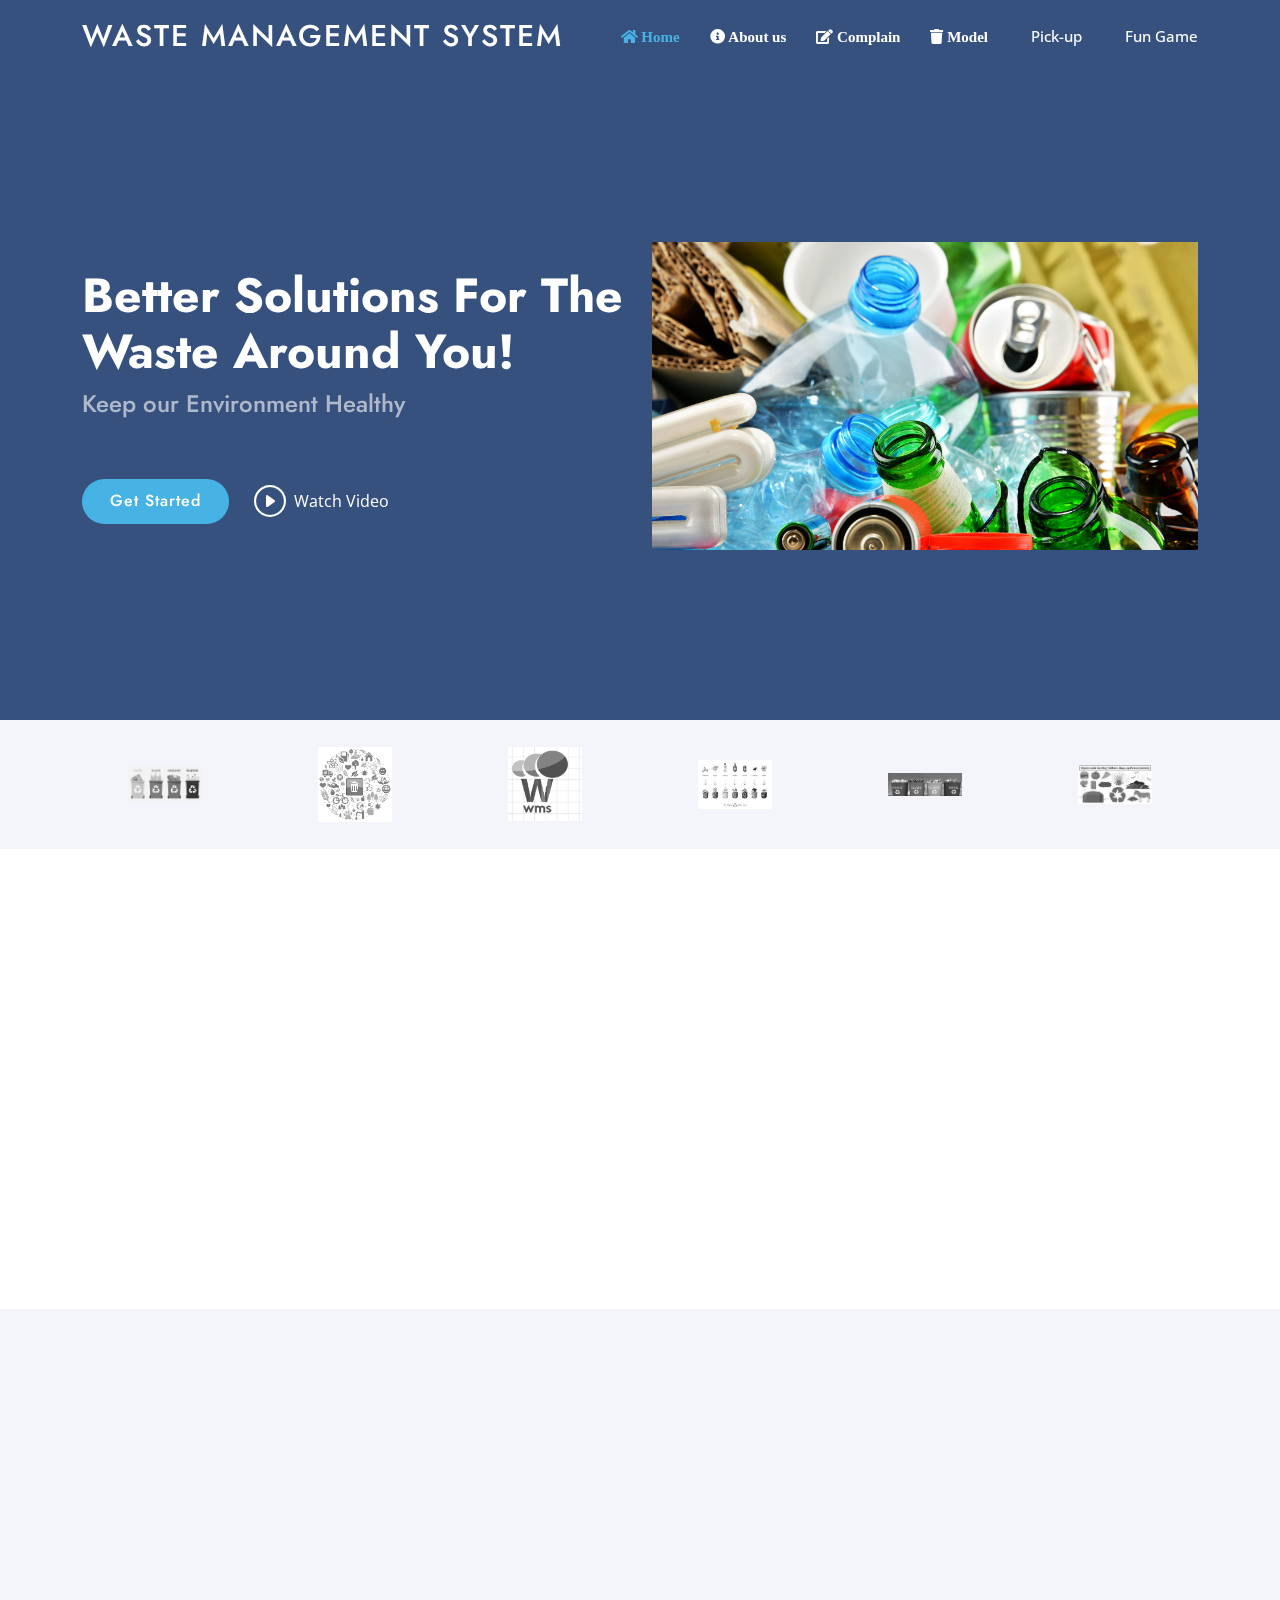
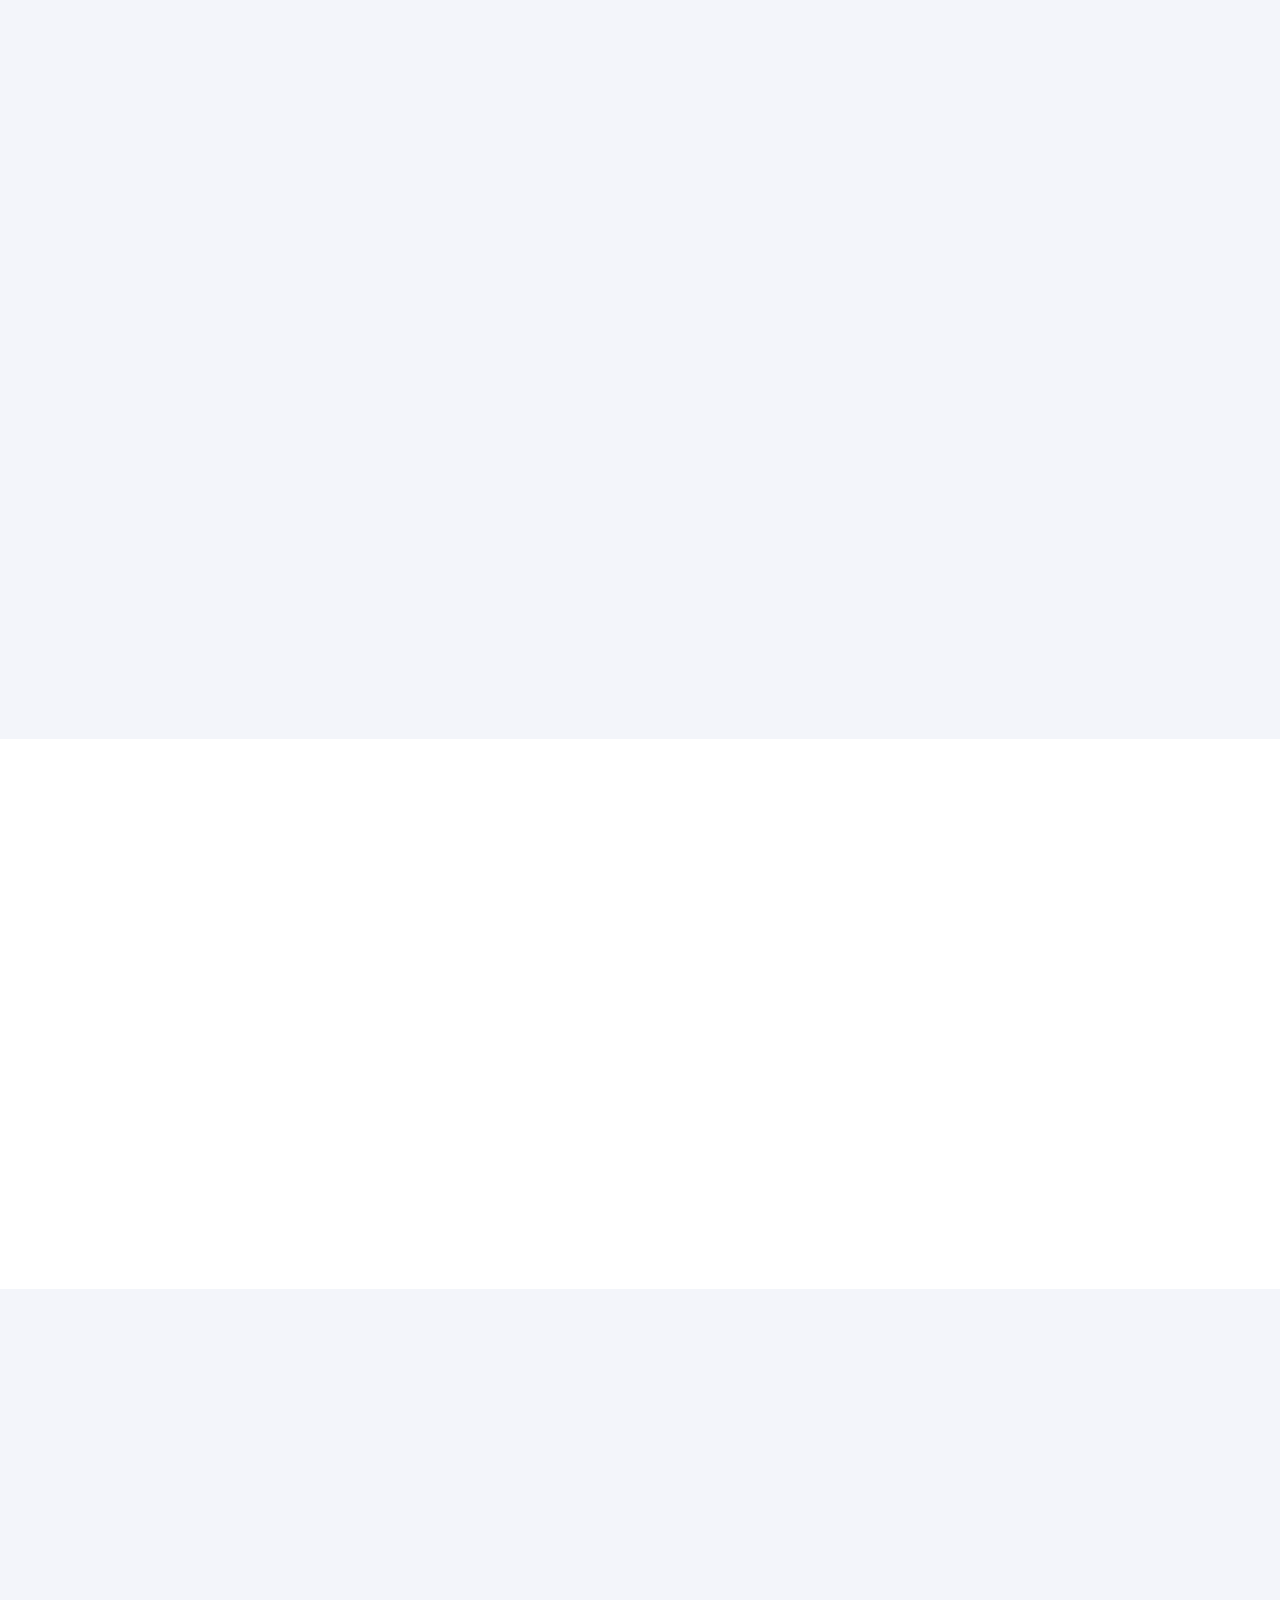
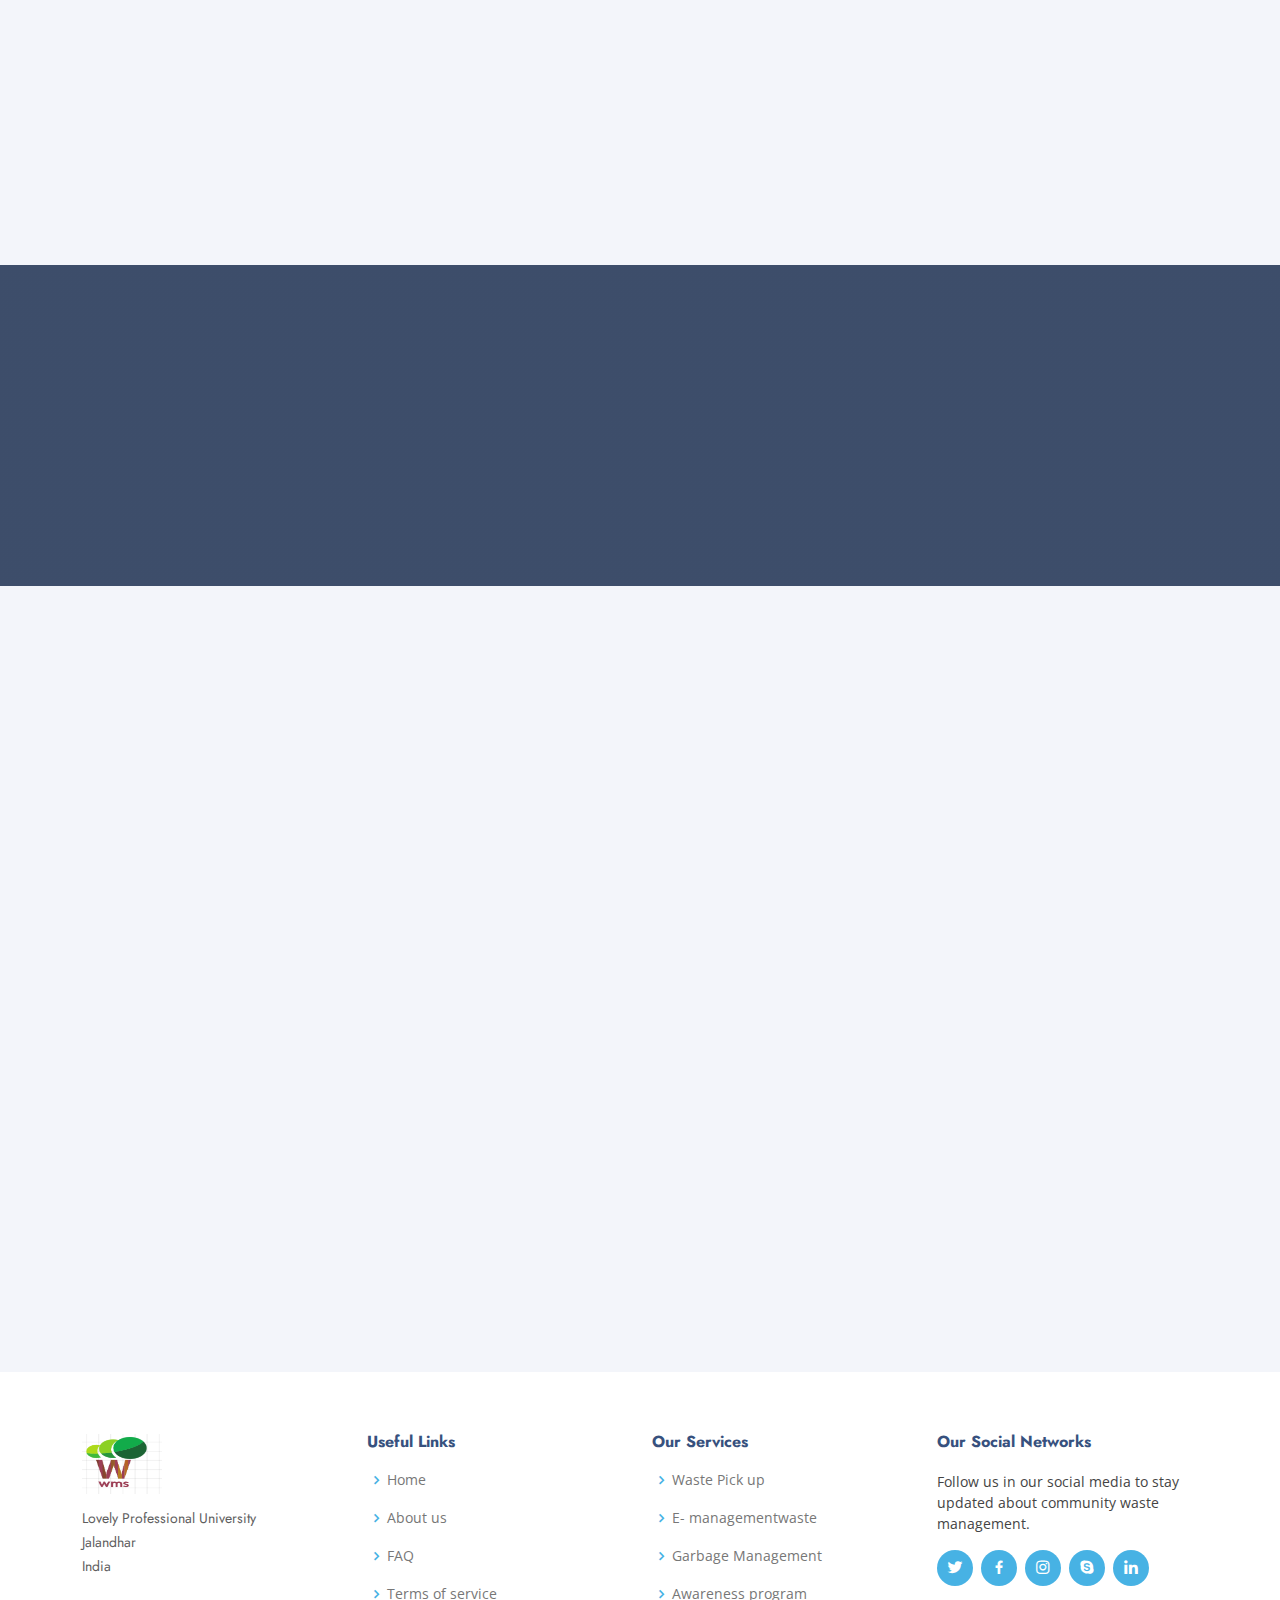
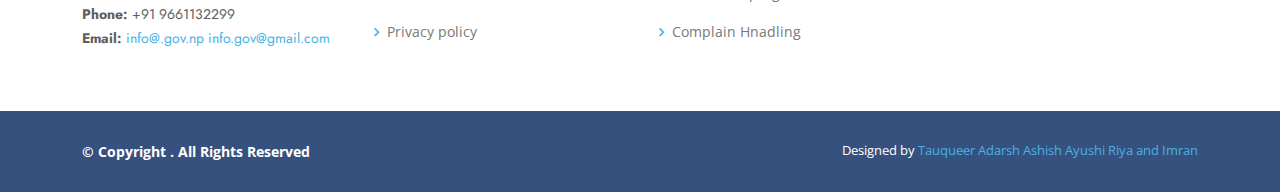
<file: index.html>
<!DOCTYPE html>
<html lang="en">

<head>
  <meta charset="utf-8">
  <meta content="width=device-width, initial-scale=1.0" name="viewport">

  <title>Wms - Home</title>
  <meta content="" name="description">
  <meta content="" name="keywords">

  <!-- Favicons -->
  <link href="assets/img/clients/Capture.PNG" rel="icon">
  <link href="assets/img/clients/Capture.PNG" rel="apple-touch-icon">

  <!-- Google Fonts -->
  <link href="https://fonts.googleapis.com/css?family=Open+Sans:300,300i,400,400i,600,600i,700,700i|Jost:300,300i,400,400i,500,500i,600,600i,700,700i|Poppins:300,300i,400,400i,500,500i,600,600i,700,700i" rel="stylesheet">

  <!-- Vendor CSS Files -->
  <link href="assets/vendor/aos/aos.css" rel="stylesheet">
  <link href="assets/vendor/bootstrap/css/bootstrap.min.css" rel="stylesheet">
  <link href="assets/vendor/bootstrap-icons/bootstrap-icons.css" rel="stylesheet">
  <link href="assets/vendor/boxicons/css/boxicons.min.css" rel="stylesheet">
  <link href="assets/vendor/glightbox/css/glightbox.min.css" rel="stylesheet">
  <link href="assets/vendor/remixicon/remixicon.css" rel="stylesheet">
  <link href="assets/vendor/swiper/swiper-bundle.min.css" rel="stylesheet">

  <!-- Template Main CSS File -->
  <link href="assets/css/style.css" rel="stylesheet">

    <!-- cdn for awesome fonts icons -->
    <link rel="stylesheet" href="https://cdnjs.cloudflare.com/ajax/libs/font-awesome/4.7.0/css/font-awesome.min.css">
    <link rel="stylesheet" href="https://cdnjs.cloudflare.com/ajax/libs/font-awesome/6.4.2/css/all.min.css" integrity="sha512-z3gLpd7yknf1YoNbCzqRKc4qyor8gaKU1qmn+CShxbuBusANI9QpRohGBreCFkKxLhei6S9CQXFEbbKuqLg0DA==" crossorigin="anonymous" referrerpolicy="no-referrer" />

     <!-- Google Fonts -->
  <link rel="stylesheet" href="https://cdnjs.cloudflare.com/ajax/libs/font-awesome/5.8.2/css/all.min.css" crossorigin="anonymous" />
    <style>
    /* CSS styles for Waste Warriors badges */
    .badge {
      display: inline-block;
      padding: 5px 10px;
      background-color: #37517e;
      color: white;
      font-weight: bold;
      border-radius: 5px;
      cursor: pointer;
      
    }
    
    /* CSS styles for certificates */
    .certificate {
      border: 2px solid #37517e;
      padding: 20px;
      text-align: center;
      font-weight: bold;
      font-size: 18px;
      width: 20%;
      margin: auto;
      cursor: pointer;
      background-color: #37517ec4;
      
      

    }
    .certificate:hover{
      background-color: #37517e;
      color: #ffffff;
    }


    
    .alg{
      display: flex;
      justify-content: space-around;
    }
    .head{
      text-align: center;
      /* background-color: #15d21b; */
    }
    .badges_head{
      text-align: center;
    }
    .certificate1{
      text-align: center;
    }
  </style>

</head>

<body>

  <!-- ======= Header ======= -->
  <header id="header" class="fixed-top ">
    <div class="container d-flex align-items-center">

      <h1 class="logo me-auto"><a href="index.html">Waste Management System</a></h1>
      <!-- Uncomment below if you prefer to use an image logo -->
      <!-- <a href="index.html" class="logo me-auto"><img src="assets/img/logo.png" alt="" class="img-fluid"></a> -->

      <nav id="navbar" class="navbar">
        <ul>
          <li><a class="nav-link scrollto active" href="#hero"><span class="fa fa-home"> Home </span></a></li>
          <li><a class="nav-link scrollto" href="#about"><span class="fa fa-info-circle" aria-hidden="true"> About us</span></a></li>
          <li><a class="nav-link scrollto"  href="complain.html"><span class="fa fa-edit"> Complain </span></a></li>
          <li><a class="nav-link scrollto" href="model/index.html"><span class="fa fa-trash"> Model</span></a></li>
          <li><a class="nav-link scrollto" href="pickup.html"><span class="fa-solid fa-ribbon"> Pick-up</span></a></li>
          <li><a class="nav-link scrollto" href="memory-game-master/video-11/index.html"><span class="fa-solid fa-gamepad"> Fun Game </span></a></li>
          <!-- <li><a class="nav-link scrollto" href="wrs.html"><span class="fa-regular fa-file-magnifying-glass"></class=>> WRS </span></a></li> -->
          
        </ul>
        <i class="bi bi-list mobile-nav-toggle"></i>
      </nav><!-- .navbar -->

    </div>
  </header><!-- End Header -->

  <!-- ======= Hero Section ======= -->
  <section id="hero" class="d-flex align-items-center">

    <div class="container">
      <div class="row">
        <div class="col-lg-6 d-flex flex-column justify-content-center pt-4 pt-lg-0 order-2 order-lg-1" data-aos="fade-up" data-aos-delay="200">
          <h1>Better Solutions For The Waste Around You!</h1>
          <h2>Keep our Environment Healthy</h2>
      
          <div class="d-flex justify-content-center justify-content-lg-start">
            <a href="#about" class="btn-get-started scrollto">Get Started</a>
            <a href="https://www.youtube.com/watch?v=MCverIFxrW4" class="glightbox btn-watch-video"><i class="bi bi-play-circle"></i><span>Watch Video</span></a>
          </div>
        </div>
        <div class="col-lg-6 order-1 order-lg-2 hero-img" data-aos="zoom-in" data-aos-delay="200">
          <img src="assets/img/recycling.jpeg" class="img-fluid animated" alt="">
        </div>
      </div>
    </div>

  </section><!-- End Hero -->

  <main id="main">

    <!-- ======= Cliens Section ======= -->
    <section id="cliens" class="cliens section-bg">
      <div class="container">

        <div class="row" data-aos="zoom-in">

          <div class="col-lg-2 col-md-4 col-6 d-flex align-items-center justify-content-center">
            <img src="assets/img/clients/images.png" class="img-fluid" alt="">
          </div>

          <div class="col-lg-2 col-md-4 col-6 d-flex align-items-center justify-content-center">
            <img src="assets/img/clients/images (1).png" class="img-fluid" alt="">
          </div>

          <div class="col-lg-2 col-md-4 col-6 d-flex align-items-center justify-content-center">
            <img src="assets/img/clients/Capture.PNG" class="img-fluid" alt="">
          </div>

          <div class="col-lg-2 col-md-4 col-6 d-flex align-items-center justify-content-center">
            <img src="assets/img/clients/download (2).jfif" class="img-fluid" alt="">
          </div>

          <div class="col-lg-2 col-md-4 col-6 d-flex align-items-center justify-content-center">
            <img src="assets/img/clients/download (1).jfif" class="img-fluid" alt="">
          </div>

          <div class="col-lg-2 col-md-4 col-6 d-flex align-items-center justify-content-center">
            <img src="assets/img/clients/download (3).jfif" class="img-fluid" alt="">
          </div>

        </div>

      </div>
    </section><!-- End Cliens Section -->

    <!-- ======= About Us Section ======= -->
    <section id="about" class="about">
      <div class="container" data-aos="fade-up">

        <div class="section-title">
          <h2>About Us</h2>
        </div>

        <div class="row content">
          <div class="col-lg-6">
            <p>
              
  The ‘WASTE MANAGEMENT SYSTEM’
 is a web application aimed to provide a digital way 
 of complaining the concerns of general citizens to their relative municipalities. 
 

            </p>
            <ul>
              <li><i class="ri-check-double-line"></i> Complaining about waste or garbage problems near their locality. </li>
              <li><i class="ri-check-double-line"></i> See thier complain Report and check if the work is done! or not. </li>
              <li><i class="ri-check-double-line"></i> people can take different ideas regarding recycling of waste through this website. </li>
            </ul>
          </div>
          <div class="col-lg-6 pt-4 pt-lg-0">
            <p>
              Complaining about the waste problem encountered everyday to municipality is hefty process and waste management
               aims to make this process easier. With a simple handheld device with access to internet, user can use this platform complain 
               their concerns to municipality . The automated system will redirect the complains .The municipality admins at the receiving side can acknowledge
                the reports which lets the users whether their complain is adddressed or not. 
            </p>
            <a href="#" class="btn-learn-more">Learn More</a>
          </div>
        </div>

      </div>
    </section><!-- End About Us Section -->

    <!-- ======= Why Us Section ======= -->
    <section id="why-us" class="why-us section-bg">
      <div class="container-fluid" data-aos="fade-up">

        <div class="row">

          <div class="col-lg-7 d-flex flex-column justify-content-center align-items-stretch  order-2 order-lg-1">

            <div class="content">
              <h3>Guidelines implementation  <strong>must for proper management of medical waste</strong></h3>
              <p>
                A hospital is the last resort of hope for sick people who expect to get better and heal.
                However, shortcoming on the part of the hospital staff and management could instead have an adverse effect on public health.
                According to the annual health report published by the Department of Health Services in 2000/2001, there are 74 hospitals,
                172 Primary Health Care Units, 710 Health Posts and 3132 Sub-health Post run by the government across Nepal.
                The number of healthcare institutions has certainly surged in the recent years.
                All healthcare facilities are required to follow the ‘National Health Care Waste Management Guidelines’ 
                prepared by the National Health Research Council (NHRC).
            
             </div>

            <div class="accordion-list">
              <ul>
                <li>
                  <a data-bs-toggle="collapse" class="collapse" data-bs-target="#accordion-list-1"><span>01</span>  “Wastes from health care institutions can be categorized as infectious or noninfectious." <i class="bx bx-chevron-down icon-show"></i><i class="bx bx-chevron-up icon-close"></i></a>
                  <div id="accordion-list-1" class="collapse show" data-bs-parent=".accordion-list">
                    <p>
                      Infectious wastes include human, animal, or biological wastes and any items that may be contaminated with pathogens.
                       Noninfectious wastes include toxic chemicals, cytotoxic drugs, and radioactive, flammable, and explosive wastes,
                       reads the guideline.  
                   </p>
                
                  </div>
                </li>

                <li>
                  <a data-bs-toggle="collapse" data-bs-target="#accordion-list-2" class="collapsed"><span>02</span> Implementation problem <i class="bx bx-chevron-down icon-show"></i><i class="bx bx-chevron-up icon-close"></i></a>
                  <div id="accordion-list-2" class="collapse" data-bs-parent=".accordion-list">
                    <p>
                      However, not all hospitals are following the guidelines mainly because of the lack of budget, 
                      lack of orientation regarding medical waste management to waste handlers, and flimsy monitoring from the government.
                     Segregation of medical waste is a vital part of hospital waste management. Poor management of hospital waste poses 
                     risk not only to its handlers during its treatment and disposal but also to the environment 
                     if not disposed in a proper manner. Haphazard management of hospital waste also gives black marketers an opportunity
                      to collect the disposed medical equipment and resell them.                     </p>
                  </div>
                </li>

                <li>
                  <a data-bs-toggle="collapse" data-bs-target="#accordion-list-3" class="collapsed"><span>03</span> Dr Kedar Century, Executive Director at Bir Hospital said, <i class="bx bx-chevron-down icon-show"></i><i class="bx bx-chevron-up icon-close"></i></a>
                  <div id="accordion-list-3" class="collapse" data-bs-parent=".accordion-list">
                    <p>
                       “We used to have an ideal waste management system to sterilize and dispose hospital waste before the 2015 earthquake. But the earthquake damaged the building where we had installed the autoclave device and now we don’t have any space. The new building is currently being used to accommodate admitted patients.”

                      Dr Century added that lack of space has barred the hospital from following NHRC’s National Health Care Waste Management Guidelines and they are relying on traditional means of sterilization for the time being.
                      
                      Management of medical waste at private hospitals is poorer as compared to government run hospitals for want of regular monitoring from authorities concerned. A report published by the Ministry of Health and Population shows that private hospitals continue to burn, bury and dispose hazardous immunization waste mixing it up with the municipal waste.                    </p>
                  </div>
                </li>

              </ul>
            </div>

          </div>

          <div class="col-lg-5 align-items-stretch order-1 order-lg-2 img" style='background-image: url("assets/img/Medical-Waste.jpg");' data-aos="zoom-in" data-aos-delay="150">&nbsp;</div>
        </div>

      </div>
    </section><!-- End Why Us Section -->

    

    <!-- ======= Skills Section ======= -->
    <section id="skills" class="skills">
      <div class="container" data-aos="fade-up">

        <div class="row">
          <div class="col-lg-6 d-flex align-items-center" data-aos="fade-right" data-aos-delay="100">
            <img src="assets/img/recycling5.png" class="img-fluid" alt="">
          </div>
          <div class="col-lg-6 pt-4 pt-lg-0 content" data-aos="fade-left" data-aos-delay="100">
            <h3>Composition and Percentage of Waste Generation</h3>
            <p class="fst-italic">
              Management of Municipal Solid Wastes: A Case Study in Limpopo Province, South Africa
              
            </p>

            <div class="skills-content">

              <div class="progress">
                <span class="skill">Plastics <i class="val">35%</i></span>
                <div class="progress-bar-wrap">
                  <div class="progress-bar" role="progressbar" aria-valuenow="100" aria-valuemin="0" aria-valuemax="100"></div>
                </div>
              </div>

              <div class="progress">
                <span class="skill">Paper and Glass <i class="val">25%</i></span>
                <div class="progress-bar-wrap">
                  <div class="progress-bar" role="progressbar" aria-valuenow="90" aria-valuemin="0" aria-valuemax="100"></div>
                </div>
              </div>

              <div class="progress">
                <span class="skill">Food Waste  <i class="val">25%</i></span>
                <div class="progress-bar-wrap">
                  <div class="progress-bar" role="progressbar" aria-valuenow="75" aria-valuemin="0" aria-valuemax="100"></div>
                </div>
              </div>

              <div class="progress">
                <span class="skill">Garden Waste<i class="val">15%</i></span>
                <div class="progress-bar-wrap">
                  <div class="progress-bar" role="progressbar" aria-valuenow="55" aria-valuemin="0" aria-valuemax="100"></div>
                </div>
              </div>

            </div>

          </div>
        </div>

      </div>
    </section><!-- End Skills Section -->

    <section id="why-us" class="why-us section-bg">
      <div class="container-fluid" data-aos="fade-up">

        <div class="row">

          <div class="col-lg-7 d-flex flex-column justify-content-center align-items-stretch  order-2 order-lg-1">

            <div class="content">
              <h3> <b>Garbage Collection and Recycling Locations Map</b>
              </h3>
              <br>
              <p>
                Welcome to the Garbage Collection and Recycling Locations Map! This interactive map is designed to help you locate convenient drop-off points for both regular garbage disposal and recycling facilities in your area. Whether you're looking to responsibly dispose of household waste or make an eco-friendly choice by recycling, this map will guide you to the nearest options.
              </p>
               
             </div>

            <div >
              <ul>
                <li>

                </li>

              </ul>
            </div>

          </div>

          <div class="col-lg-5 align-items-stretch order-1 order-lg-2 img"  data-aos="zoom-in" data-aos-delay="150"><iframe src="https://www.google.com/maps/embed?pb=!1m18!1m12!1m3!1d109066.25905229413!2d75.49101766428608!3d31.32251808583805!2m3!1f0!2f0!3f0!3m2!1i1024!2i768!4f13.1!3m3!1m2!1s0x391a5a5747a9eb91%3A0xc74b34c05aa5b4b8!2sJalandhar%2C%20Punjab!5e0!3m2!1sen!2sin!4v1695836484314!5m2!1sen!2sin" width="600" height="450" style="border:0;" allowfullscreen="" loading="lazy" referrerpolicy="no-referrer-when-downgrade"></iframe></div>
        </div>

      </div>
    </section>
    

    <!-- ======= Cta Section ======= -->
    <section id="cta" class="cta">
      <div class="container" data-aos="zoom-in">

        <div class="row">
          <div class="col-lg-9 text-center text-lg-start">
            <h3>Call To Action</h3>
            <p> Here is the phone number of municipality.</p>
          </div>
          <div class="col-lg-3 cta-btn-container text-center">
            <a class="cta-btn align-middle" href="tel:+97716609952111">Call To Action</a>
          </div>
        </div>

      </div>
    </section><!-- End Cta Section -->

    <!-- ======= Frequently Asked Questions Section ======= -->
    <section id="faq" class="faq section-bg">
      <div class="container" data-aos="fade-up">

        <div class="section-title">
          <h2>Frequently Asked Questions</h2>
          <p>Waste management regulations and disposal methods.</p>
        </div>

        <div class="faq-list">
          <ul>
            <li data-aos="fade-up" data-aos-delay="100">
              <i class="bx bx-help-circle icon-help"></i> <a data-bs-toggle="collapse" class="collapse" data-bs-target="#faq-list-1"> What is waste management? <i class="bx bx-chevron-down icon-show"></i><i class="bx bx-chevron-up icon-close"></i></a>
              <div id="faq-list-1" class="collapse show" data-bs-parent=".faq-list">
                <p>
                  Waste management is the collection, transportation and disposal of waste materials.                </p>
              </div>
            </li>

            <li data-aos="fade-up" data-aos-delay="200">
              <i class="bx bx-help-circle icon-help"></i> <a data-bs-toggle="collapse" data-bs-target="#faq-list-2" class="collapsed">   How do I practice waste management at home? <i class="bx bx-chevron-down icon-show"></i><i class="bx bx-chevron-up icon-close"></i></a>
              <div id="faq-list-2" class="collapse" data-bs-parent=".faq-list">
                <p>
                  Keep separate containers for dry and wet waste in the kitchen.
                  Keep two bags for dry waste collection- paper and plastic, for the rest of the household waste.
                  Keep plastic from the kitchen clean and dry and drop into the dry waste bin. Keep glass /plastic containers rinsed of food matter.
                  Keep a paper bag for throwing sanitary waste.                </p>
              </div>
            </li>

            <li data-aos="fade-up" data-aos-delay="300">
              <i class="bx bx-help-circle icon-help"></i> <a data-bs-toggle="collapse" data-bs-target="#faq-list-3" class="collapsed"> What are the first few steps to initiate a waste management programme in your apartment complex?
                <i class="bx bx-chevron-down icon-show"></i><i class="bx bx-chevron-up icon-close"></i></a>
              <div id="faq-list-3" class="collapse" data-bs-parent=".faq-list">
                <p>
                  Form a group with like-minded people.
                  Explain waste segregation to your family / neighbours in your apartment building.
                  Get the staff in the apartment building to also understand its importance.
                  Get separate storage drums for storing dry and wet waste.
                  Have the dry waste picked up by the dry waste collection centre or your local scrap dealer.                </p>
              </div>
            </li>

            <li data-aos="fade-up" data-aos-delay="400">
              <i class="bx bx-help-circle icon-help"></i> <a data-bs-toggle="collapse" data-bs-target="#faq-list-4" class="collapsed">What are the different types of waste? <i class="bx bx-chevron-down icon-show"></i><i class="bx bx-chevron-up icon-close"></i></a>
              <div id="faq-list-4" class="collapse" data-bs-parent=".faq-list">
                <p>
                   1. Wet waste- Wet waste consists of kitchen waste - including vegetable and fruit peels and pieces, tea leaves, coffee grounds, eggshells, bones and entrails, fish scales, as well as cooked food (both veg and non-veg).
                  <br><br>
                  2. Dry Waste- Paper, plastics, metal, glass, rubber, thermocol, styrofoam, fabric, leather, rexine, wood – anything that can be kept for an extended period without decomposing is classified as dry waste.
                  <br><br>
                   3 .Hazardous waste- Household hazardous waste or HHW include three sub-categories – E-waste; toxic substances such as paints, cleaning agents, solvents, insecticides and their containers, other chemicals; and biomedical waste.
                  <br><br>
                  4. E-waste- E-waste or electronic waste consists of batteries, computer parts, wires, electrical equipment of any kind, electrical and electronic toys, remotes, watches, cell phones, bulbs, tube lights and CFLs.
                  <br><br>
                   5. Biomedical waste- This includes used menstrual cloth, sanitary napkins, disposable diapers, bandages and any material that is contaminated with blood or other body fluids. 
               </p>
              </div>
            </li>

            <li data-aos="fade-up" data-aos-delay="500">
              <i class="bx bx-help-circle icon-help"></i> <a data-bs-toggle="collapse" data-bs-target="#faq-list-5" class="collapsed">What are ways of storing the waste at homes? <i class="bx bx-chevron-down icon-show"></i><i class="bx bx-chevron-up icon-close"></i></a>
              <div id="faq-list-5" class="collapse" data-bs-parent=".faq-list">
                <p>
                  1. Dry waste-                  
                  Store it in a bag in the utility area after cleaning and drying till it is picked up. No food residue must be left in the bottles and packets. Clean them as you would to reuse them. If clothes are totally unusable, or very damaged, they are categorized as dry waste. If clothes are soiled with body fluids, they become sanitary waste. If they are soiled with paint, or any chemicals, they are HHW (household hazardous waste).
                  
                  <br><br> 2. E-waste-                  
                  Store them in separate container which is kept closed, away from moisture and in which nothing else is put.                </p>
              </div>
            </li>
            <li data-aos="fade-up" data-aos-delay="600">
              <i class="bx bx-help-circle icon-help"></i> <a data-bs-toggle="collapse" data-bs-target="#faq-list-6" class="collapsed">How do I dispose my waste? <i class="bx bx-chevron-down icon-show"></i><i class="bx bx-chevron-up icon-close"></i></a>
              <div id="faq-list-6" class="collapse" data-bs-parent=".faq-list">
                <p>
                  1. Compost your wet waste at home-

                  Home composting can easily be done in any aerated container. Get more details on composting and begin composting today! 
                  <br><br>
                  2 Compost your wet waste at the community level-
                  
                  If you live in a large apartment building, a community composting system like tank composting could be set up for all the wet waste from the residents. If not, the wet waste can be given out every day to your Municipality collection system.
                  <br><br>
                  3 Biomedical waste has to be wrapped separately in a newspaper and handed over to the municipality waste collection system. Expired medicines and injections, used syringes also have to be disposed in the same manner.
                  
                  Paint and other hazardous waste like cosmetics, mosquito repellents, tube lights etc have to be stored separately and handed over to the Municipal collection system.
                </p>
              </div>
            </li>
          </ul>
        </div>

      </div>
    </section><!-- End Frequently Asked Questions Section -->
  </main><!-- End #main -->

  <!-- ======= Footer ======= -->
  <footer id="footer">


    <div class="footer-top">
      <div class="container">
        <div class="row">

          <div class="col-lg-3 col-md-6 footer-contact">
            <h3><img src="assets/img/clients/Capture.PNG" style="width:80px;height:60px;"></h3>
            <p>
              Lovely Professional University <br>
              Jalandhar<br>
              India <br><br>
              <strong>Phone:</strong> +91 9661132299<br>
              <strong>Email:</strong> <a href="mailto:info@bheemdattamun.gov.np bmuncipality@gmail.com">info@.gov.np info.gov@gmail.com<br></a>
            </p>
          </div>

          <div class="col-lg-3 col-md-6 footer-links">
            <h4>Useful Links</h4>
            <ul>
              <li><i class="bx bx-chevron-right"></i> <a href="#">Home</a></li>
              <li><i class="bx bx-chevron-right"></i> <a href="#about">About us</a></li>
              <li><i class="bx bx-chevron-right"></i> <a href="#faq">FAQ</a></li>
              <li><i class="bx bx-chevron-right"></i> <a href="#">Terms of service</a></li>
              <li><i class="bx bx-chevron-right"></i> <a href="#">Privacy policy</a></li>
            </ul>
          </div>

          <div class="col-lg-3 col-md-6 footer-links">
            <h4>Our Services</h4>
            <ul>
              <li><i class="bx bx-chevron-right"></i> <a href="pickup.html">Waste Pick up </a></li>
              <li><i class="bx bx-chevron-right"></i> <a href="#">E- managementwaste</a></li>
              <li><i class="bx bx-chevron-right"></i> <a href="#">Garbage Management</a></li>
              <li><i class="bx bx-chevron-right"></i> <a href="#">Awareness program</a></li>
              <li><i class="bx bx-chevron-right"></i> <a href="#">Complain Hnadling </a></li>
            </ul>
          </div>

          <div class="col-lg-3 col-md-6 footer-links">
            <h4>Our Social Networks</h4>
            <p>Follow us in our social media to stay updated about community waste management.</p>
            <div class="social-links mt-3">
              <a href="#" class="twitter"><i class="bx bxl-twitter"></i></a>
              <a href="#" class="facebook"><i class="bx bxl-facebook"></i></a>
              <a href="#" class="instagram"><i class="bx bxl-instagram"></i></a>
              <a href="#" class="google-plus"><i class="bx bxl-skype"></i></a>
              <a href="#" class="linkedin"><i class="bx bxl-linkedin"></i></a>
            </div>
          </div>

        </div>
      </div>
    </div>

    <div class="container footer-bottom clearfix">
      <div class="copyright">
        <strong> &copy; Copyright . All Rights Reserved</strong>
      </div>
      <div class="credits">
       Designed by <a href="">Tauqueer Adarsh Ashish Ayushi Riya and Imran </a> 
      </div>
    </div>
  </footer><!-- End Footer -->

  <div id="preloader"></div>
  <a href="#" class="back-to-top d-flex align-items-center justify-content-center"><i class="bi bi-arrow-up-short"></i></a>

  <!-- Vendor JS Files -->
  <script src="assets/vendor/aos/aos.js"></script>
  <script src="assets/vendor/bootstrap/js/bootstrap.bundle.min.js"></script>
  <script src="assets/vendor/glightbox/js/glightbox.min.js"></script>
  <script src="assets/vendor/isotope-layout/isotope.pkgd.min.js"></script>
  <script src="assets/vendor/php-email-form/validate.js"></script>
  <script src="assets/vendor/swiper/swiper-bundle.min.js"></script>
  <script src="assets/vendor/waypoints/noframework.waypoints.js"></script>

  <!-- Template Main JS File -->
  <script src="assets/js/main.js"></script>

</body>

</html>
</file>
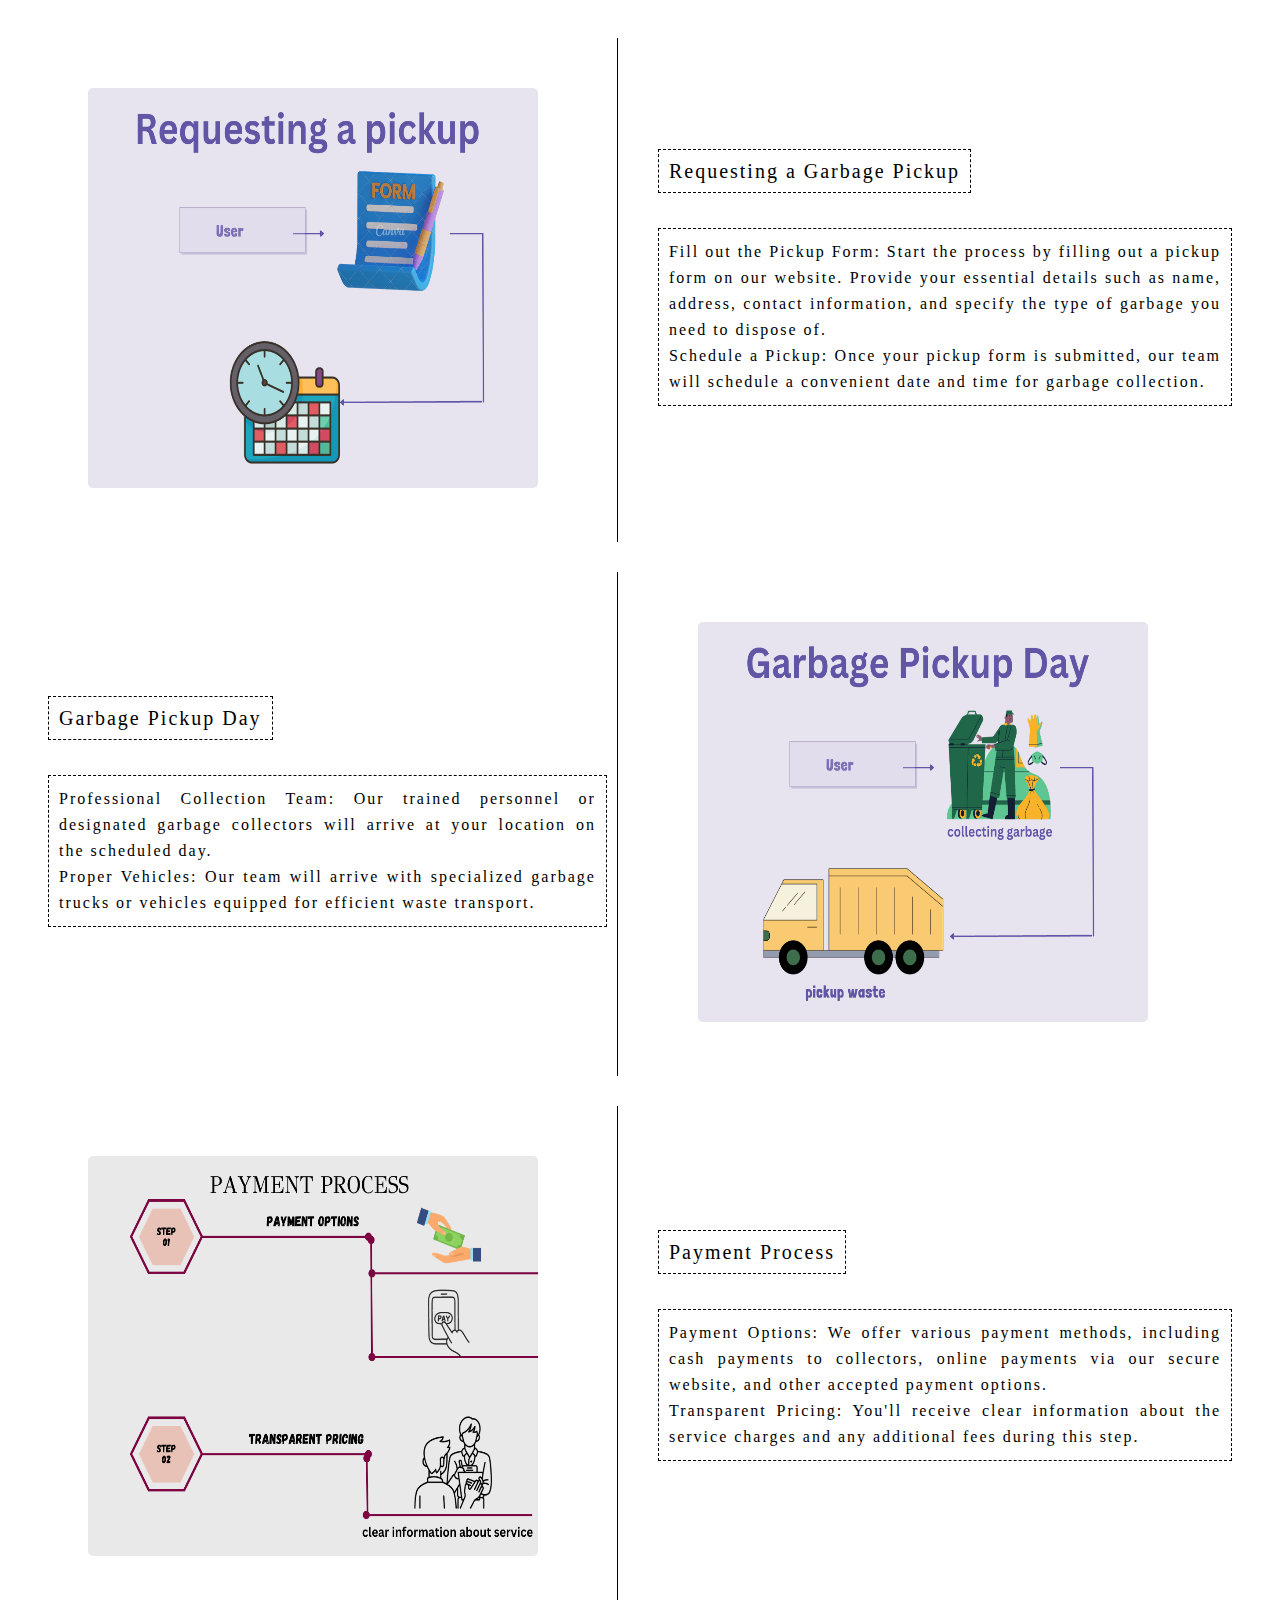
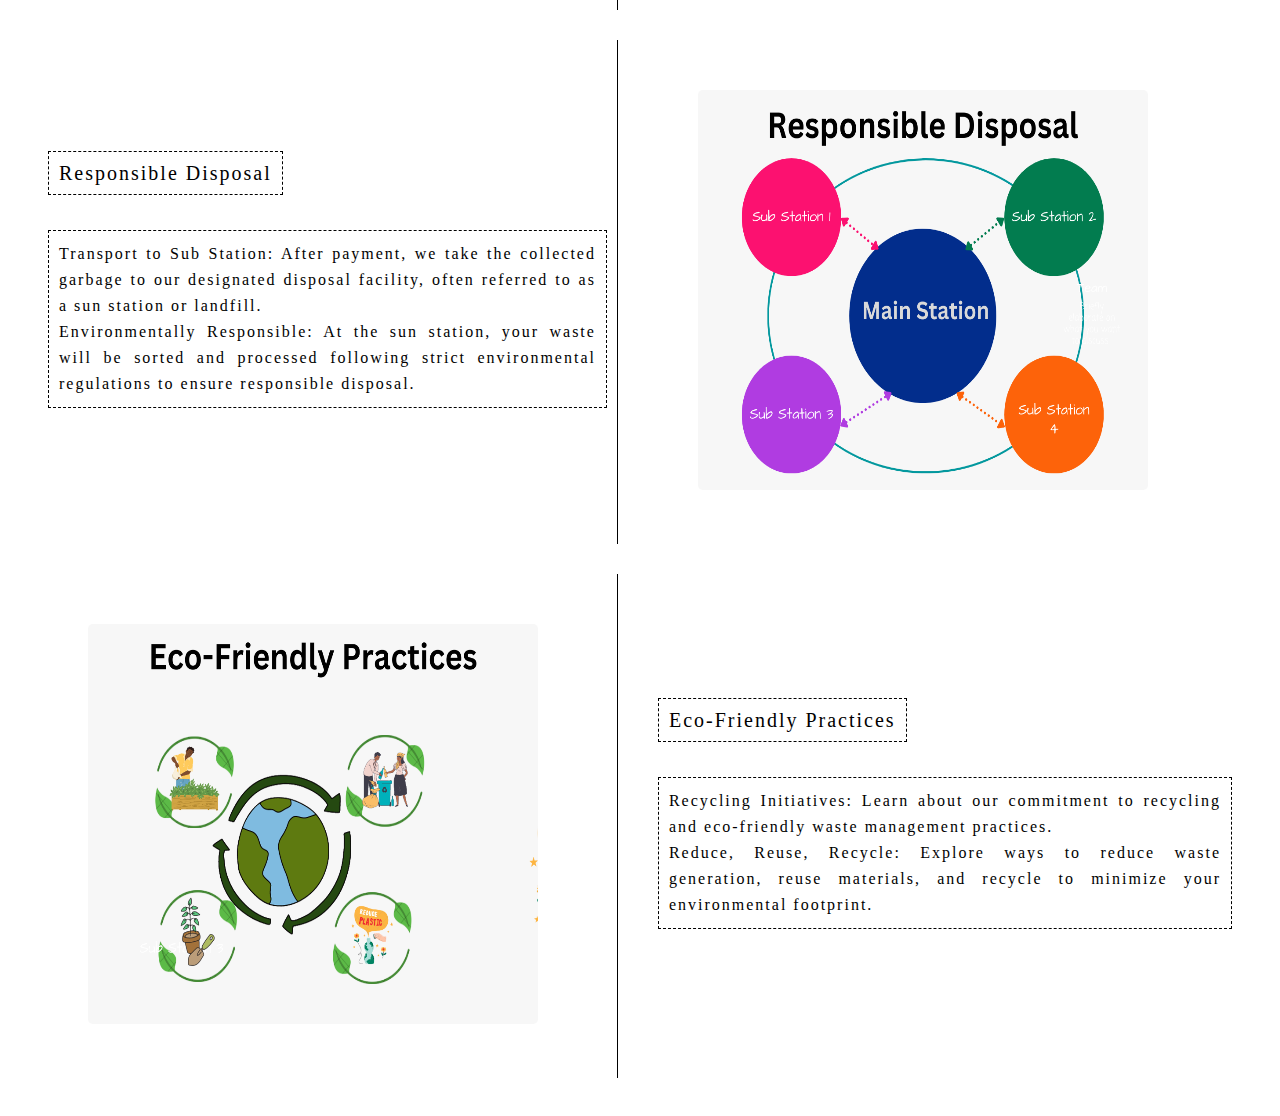
<file: model/index.html>
<!DOCTYPE html>
<html lang="en">

<head>
    <meta charset="UTF-8">
    <meta name="viewport" content="width=device-width, initial-scale=1.0">
    <title>Document</title>
    <style>
        .blog1 {
            font-size: 16px;
            font-family: 'Times New Roman', Times, serif;
        }

        .font1 {
            font-size: 20px;
            color: black;
            border: 1px dashed black;
            padding: 10px;
        }

        img {
            border-radius: 5px;
            width: 450px;
            height: 400px;
        }

        .cheatsheet {
            letter-spacing: 2px;
            line-height: 26px;
            padding: 10px;
        }

        #border1 {
            border-right: 1px solid black;
        }

        p {
            border: 1px dashed black;
            padding: 10px;
            text-align: justify;
        }
    </style>
</head>

<body>
    <table class="blog1" cellspacing="30" cellpadding="50">
        <tr>
            <td id="border1">
                <img src="1.png">
            </td>
            <td class="cheatsheet">
                <font class="font1">Requesting a Garbage Pickup</font>
                <br><br>
                <p>Fill out the Pickup Form: Start the process by filling out a pickup form on our website. Provide your
                    essential details such as name, address, contact information, and specify the type of garbage you
                    need to dispose of.<br> Schedule a Pickup: Once your pickup form is submitted, our team will
                    schedule a
                    convenient date and time
                    for garbage collection.</p>
            </td>
        </tr>
        <tr>
            <td class="cheatsheet" id="border1">
                <font class="font1">Garbage Pickup Day</font>
                <br><br>
                <p>
                    Professional Collection Team: Our trained personnel or designated garbage collectors will arrive at
                    your location on the scheduled day.<br>
                    Proper Vehicles: Our team will arrive with specialized garbage trucks or vehicles equipped for
                    efficient waste transport.
                </p>
            </td>
            <td>
                <img src="2.png">
            </td>
        </tr>
        <tr>
            <td id="border1">
                <img src="3.png">
            </td>
            <td class="cheatsheet">
                <font class="font1">Payment Process</font>
                <br><br>
                <p>
                    Payment Options: We offer various payment methods, including cash payments to collectors, online
                    payments via our secure website, and other accepted payment options.<br>
                    Transparent Pricing: You'll receive clear information about the service charges and any additional
                    fees during this step.
                </p>
            </td>
        </tr>
        <tr>
            <td class="cheatsheet" id="border1">
                <font class="font1">Responsible Disposal</font>
                <br><br>
                <p>
                    Transport to Sub Station: After payment, we take the collected garbage to our designated disposal
                    facility, often referred to as a sun station or landfill.<br>
                    Environmentally Responsible: At the sun station, your waste will be sorted and processed following
                    strict environmental regulations to ensure responsible disposal.
                </p>
            </td>
            <td>
                <img src="4.png">
            </td>
        </tr>
        <tr>
            <td id="border1">
                <img src="5.png">
            </td>
            <td class="cheatsheet">
                <font class="font1">Eco-Friendly Practices</font>
                <br><br>
                <p>
                    Recycling Initiatives: Learn about our commitment to recycling and eco-friendly waste management
                    practices.<br>
                    Reduce, Reuse, Recycle: Explore ways to reduce waste generation, reuse materials, and recycle to
                    minimize your environmental footprint.
                </p>
            </td>
        </tr>
    </table>
</body>

</html>
</file>
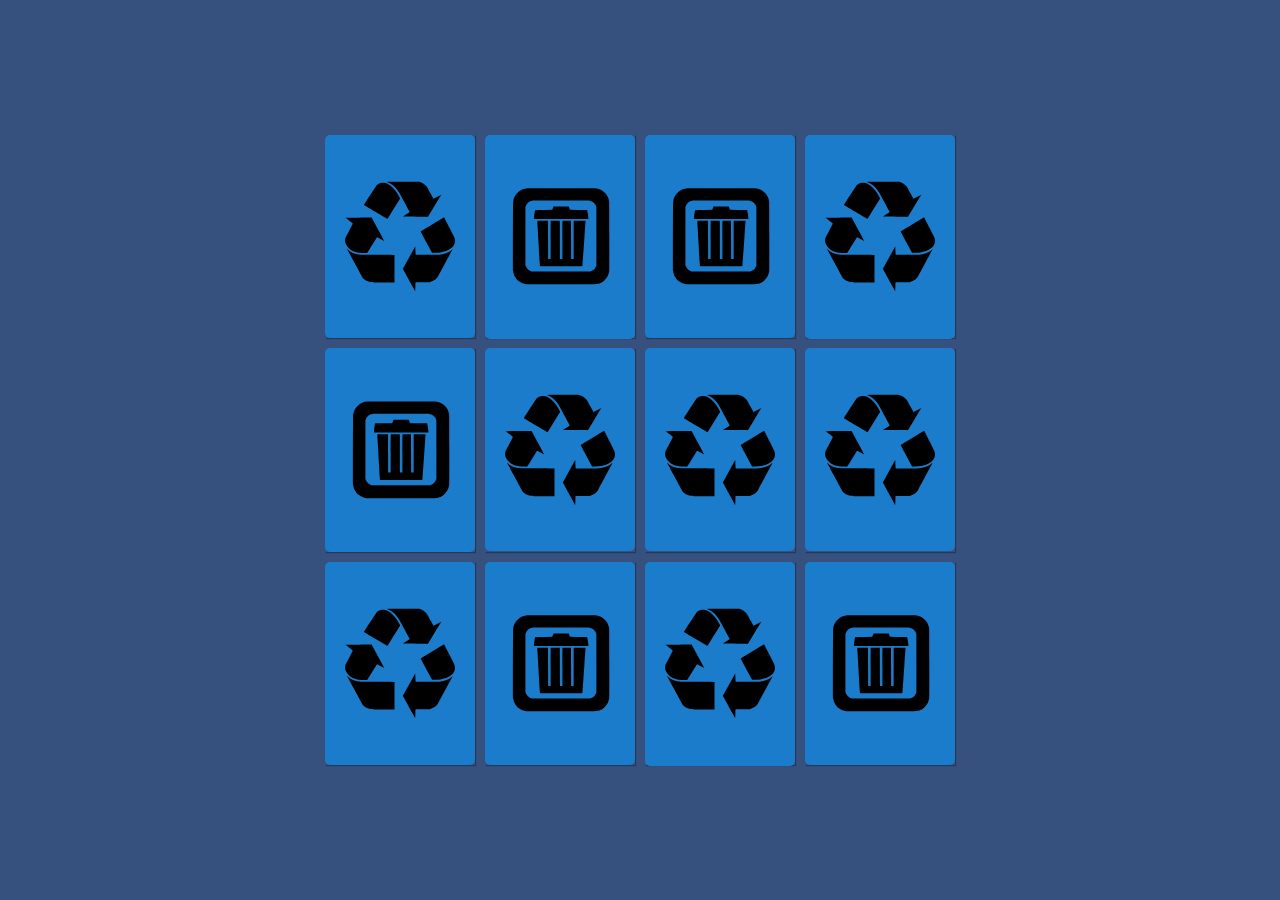
<file: memory-game-master/video-11/index.html>
<!DOCTYPE html>
<html lang="en">
<head>
  <meta charset="UTF-8">

  <title>Memory Game</title>

  <link rel="stylesheet" href="styles.css">
</head>
<body>
  <section class="memory-game">
    <div class="memory-card" data-framework="aurelia">
      <img class="front-face" src="../img/aurelia.svg" alt="Aurelia" />
      <img class="back-face" src="../img/1691287.svg" alt="JS Badge" />
    </div>
    <div class="memory-card" data-framework="aurelia">
      <img class="front-face" src="../img/no-littering-svgrepo-com.svg" alt="Aurelia" />
      <img class="back-face" src="../img/305569.svg" alt="JS Badge" />
    </div>

    <div class="memory-card" data-framework="vue">
      <img class="front-face" src="../img/vue.svg" alt="Vue" />
      <img class="back-face" src="../img/305569.svg" alt="JS Badge" />
    </div>
    <div class="memory-card" data-framework="vue">
      <img class="front-face" src="../img/no-littering-in-pool-svgrepo-com.svg" alt="Vue" />
      <img class="back-face" src="../img/1691287.svg" alt="JS Badge" />
    </div>

    <div class="memory-card" data-framework="angular">
      <img class="front-face" src="../img/no-littering-sign-svgrepo-com.svg" alt="Angular" />
      <img class="back-face" src="../img/305569.svg" alt="JS Badge" />
    </div>
    <div class="memory-card" data-framework="angular">
      <img class="front-face" src="../img/no-littering-in-pool-svgrepo-com.svg" alt="Angular" />
      <img class="back-face" src="../img/1691287.svg" alt="JS Badge" />
    </div>

    <div class="memory-card" data-framework="ember">
      <img class="front-face" src="../img/no-littering-sign-svgrepo-com.svg" alt="Ember" />
      <img class="back-face" src="../img/305569.svg" alt="JS Badge" />
    </div>
    <div class="memory-card" data-framework="ember">
      <img class="front-face" src="../img/no-littering-in-pool-svgrepo-com.svg" alt="Ember" />
      <img class="back-face" src="../img/1691287.svg" alt="JS Badge" />
    </div>

    <div class="memory-card" data-framework="backbone">
      <img class="front-face" src="../img/no-littering-in-pool-svgrepo-com.svg" alt="Backbone" />
      <img class="back-face" src="../img/305569.svg" alt="JS Badge" />
    </div>
    <div class="memory-card" data-framework="backbone">
      <img class="front-face" src="../img/no-littering-in-pool-svgrepo-com.svg" alt="Backbone" />
      <img class="back-face" src="../img/1691287.svg" alt="JS Badge" />
    </div>

    <div class="memory-card" data-framework="react">
      <img class="front-face" src="../img/no-littering-svgrepo-com.svg" alt="React" />
      <img class="back-face" src="../img/305569.svg" alt="JS Badge" />
    </div>
    <div class="memory-card" data-framework="react">
      <img class="front-face" src="../img/no-littering-sign-svgrepo-com.svg" alt="React" />
      <img class="back-face" src="../img/305569.svg" alt="JS Badge" />
    </div>
  </section>

  <script src="scripts.js"></script>
</body>
</html>
</file>
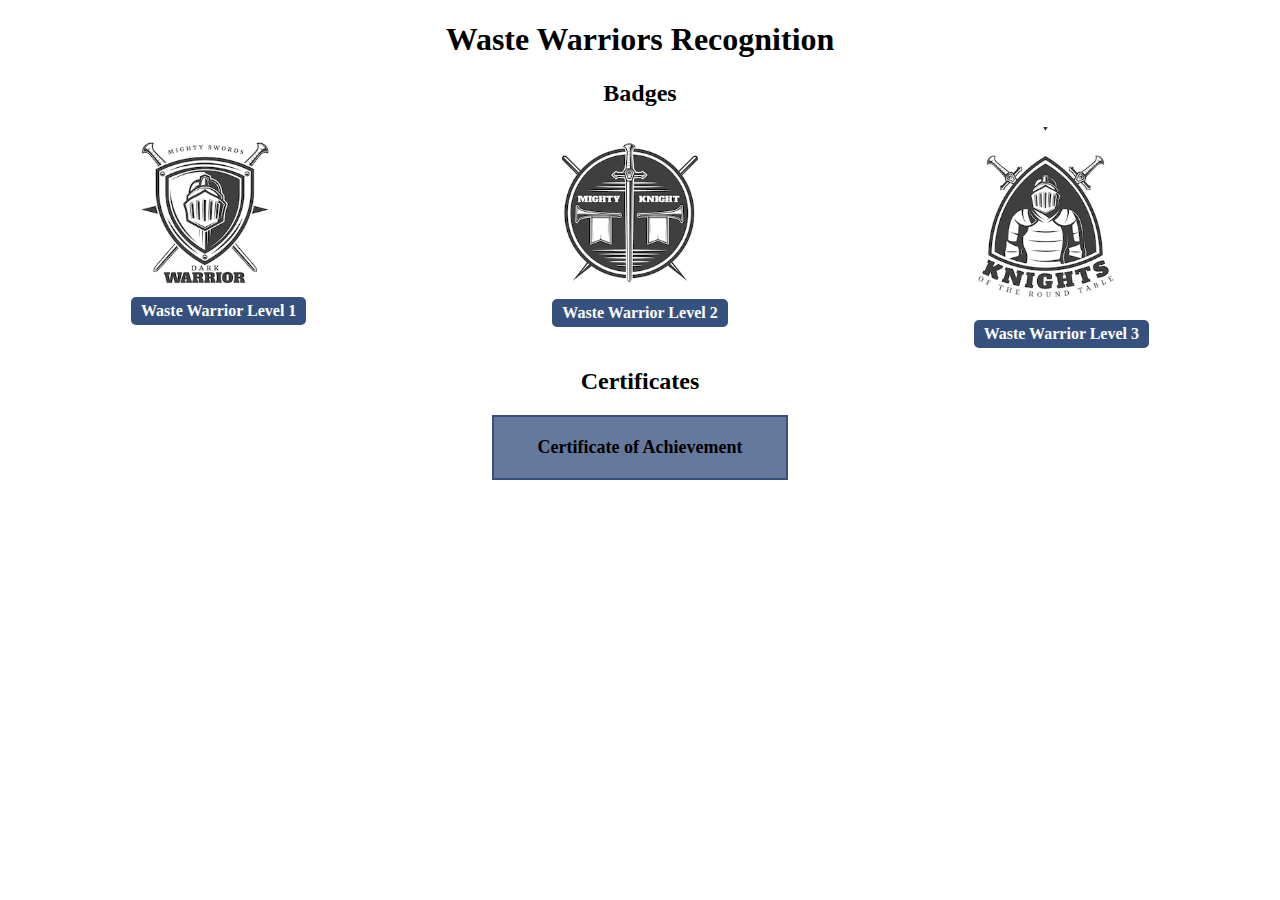
<file: badges.html>
<!DOCTYPE html>
<html>
<head>
  <title>Waste Warriors Recognition</title>
  <style>
    /* CSS styles for Waste Warriors badges */
    .badge {
      display: inline-block;
      padding: 5px 10px;
      background-color: #37517e;
      color: white;
      font-weight: bold;
      border-radius: 5px;
      cursor: pointer;
      
    }
    
    /* CSS styles for certificates */
    .certificate {
      border: 2px solid #37517e;
      padding: 20px;
      text-align: center;
      font-weight: bold;
      font-size: 18px;
      width: 20%;
      margin: auto;
      cursor: pointer;
      background-color: #37517ec4;
      
      

    }
    .certificate:hover{
      background-color: #37517e;
      color: #ffffff;
    }


    
    .alg{
      display: flex;
      justify-content: space-around;
    }
    .head{
      text-align: center;
      /* background-color: #15d21b; */
    }
    .badges_head{
      text-align: center;
    }
    .certificate1{
      text-align: center;
    }
  </style>
</head>

<body>
  <div>
    <h1 class="head">Waste Warriors Recognition</h1>
  
    <h2 class="badges_head">Badges</h2>
    <div class = "alg">
      <div>
        <img src="images/waroior1.png">
        <br>
        <div class="badge" onclick="showBadge1()" >Waste Warrior Level 1</div>
      </div>
      <div>
        <img src="images/waroior2.png">
        <br>
        <div class="badge" onclick="showBadge2()">Waste Warrior Level 2</div>
      </div>
      <div>
        <img src="images/waroior3.png">
        <br>
        <div class="badge" onclick="showBadge3()">Waste Warrior Level 3</div>
      </div>
      
    </div>
    <script>
      function showCertificate() {
        // Add your code to show the certificate or perform any desired action
        alert("Congratulations! You've earned a Certificate of Achievement!");
      }
    </script>
    <script>
      function showBadge1() {
        // Add your code to show the certificate or perform any desired action
  
        alert("Congratulations! You've earned a Level 1 of Achievement!");
      }
    </script>
    <script>
      function showBadge2() {
        // Add your code to show the certificate or perform any desired action
        alert("Congratulations! You've earned a Level 2 of Achievement!");
      }
    </script>
    <script>
      function showBadge3() {
        // Add your code to show the certificate or perform any desired action
        alert("Congratulations! You've earned a level 3 of Achievement!");
      }
    </script>
  
    
    <h2 class="certificate1">Certificates</h2>
    <div class="certificate" onclick="showCertificate()">Certificate of Achievement</div>
  </div>
  
  
</body>
</html>
</file>
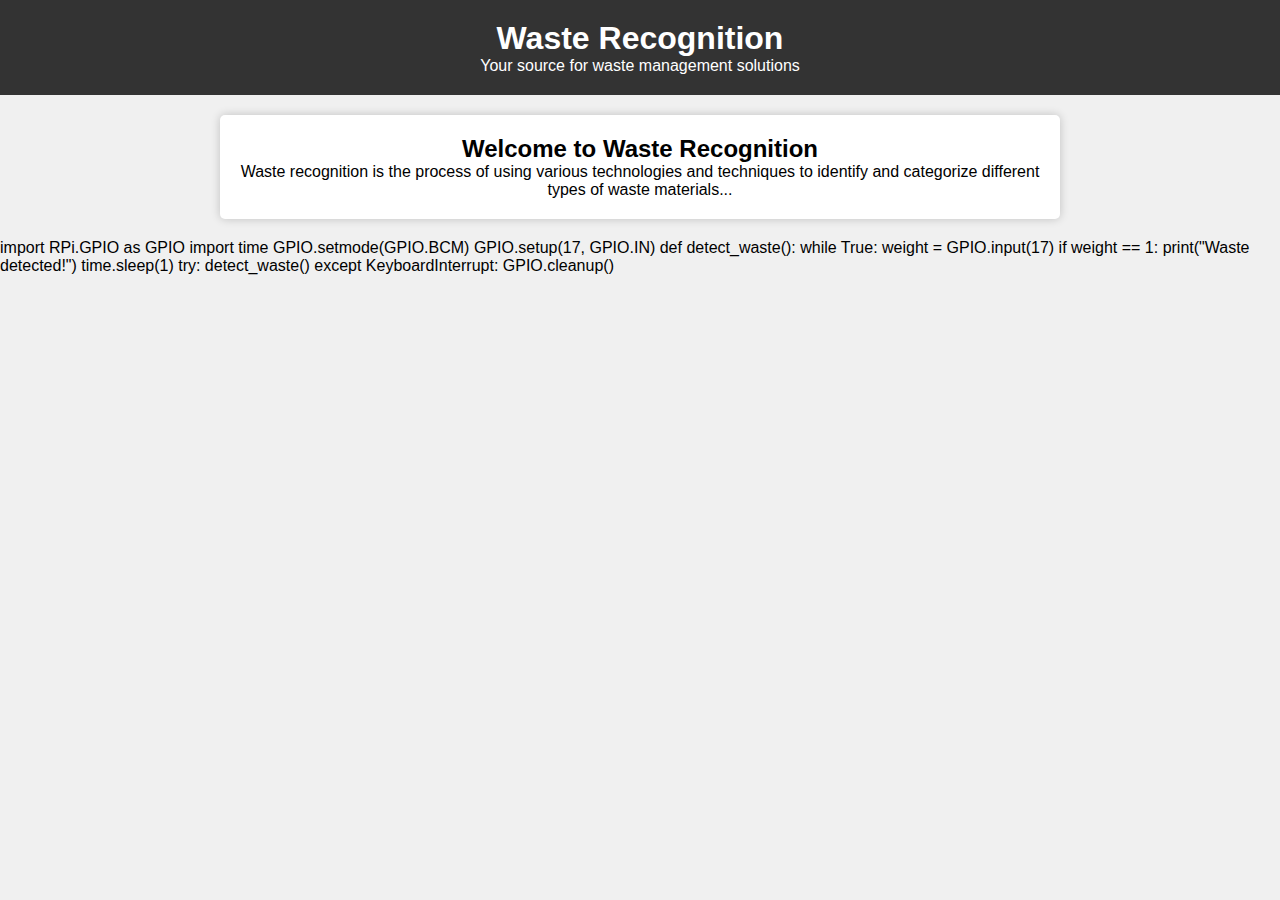
<file: wrs.html>
<!DOCTYPE html>
<html lang="en">
<head>
    <meta charset="UTF-8">
    <meta name="viewport" content="width=device-width, initial-scale=1.0">
    <title>Waste Recognition</title>
    <style>
        /* Reset some default styles */
        body, h1, h2, ul, p {
            margin: 0;
            padding: 0;
        }

        /* Apply a background color and font to the entire page */
        body {
            font-family: Arial, sans-serif;
            background-color: #f0f0f0;
        }

        /* Style the header */
        header {
            background-color: #333;
            color: #fff;
            text-align: center;
            padding: 20px;
        }

        /* Style the navigation menu */
        nav {
            background-color: #444;
            text-align: center;
            padding: 10px;
        }

        nav ul {
            list-style: none;
            padding: 0;
        }

        nav li {
            display: inline;
            margin-right: 20px;
        }

        nav a {
            color: #fff;
            text-decoration: none;
            font-weight: bold;
        }

        /* Style the main content area */
        .container {
            max-width: 800px;
            margin: 20px auto;
            padding: 20px;
            background-color: #fff;
            border-radius: 5px;
            box-shadow: 0 0 10px rgba(0, 0, 0, 0.2);
            text-align: center;
        }

        
    
    </style>
</head>
<body>
    <header>
        <h1>Waste Recognition</h1>
        <p>Your source for waste management solutions</p>
    </header>

    <div class="container">
        <h2>Welcome to Waste Recognition</h2>
        <p>Waste recognition is the process of using various technologies and techniques to identify and categorize different types of waste materials...</p>
        <!-- Add more content here -->
    </div>

    

    <py-script>
        import RPi.GPIO as GPIO
        import time
    
       
        GPIO.setmode(GPIO.BCM)
        GPIO.setup(17, GPIO.IN) 
    
        def detect_waste():
            while True:
                weight = GPIO.input(17) 
    
                if weight == 1:
                    print("Waste detected!")
                   
    
                time.sleep(1)  
    
        try:
            detect_waste()  
        except KeyboardInterrupt:
            GPIO.cleanup()  
      </py-script>
</body>
</html>
</file>
<file: memory-game-master/video-11/styles.css>
* {
  padding: 0;
  margin: 0;
  box-sizing: border-box;
}

body {
  height: 100vh;
  display: flex;
  background: #37517e;
}

.memory-game {
  width: 640px;
  height: 640px;
  margin: auto;
  display: flex;
  flex-wrap: wrap;
  perspective: 1000px;
}

.memory-card {
  width: calc(25% - 10px);
  height: calc(33.333% - 10px);
  margin: 5px;
  position: relative;
  transform: scale(1);
  transform-style: preserve-3d;
  transition: transform .5s;
  box-shadow: 1px 1px 1px rgba(0,0,0,.3);
}

.memory-card:active {
  transform: scale(0.97);
  transition: transform .2s;
}

.memory-card.flip {
  transform: rotateY(180deg);
}

.front-face,
.back-face {
  width: 100%;
  height: 100%;
  padding: 20px;
  position: absolute;
  border-radius: 5px;
  background: #1C7CCC;
  backface-visibility: hidden;
}

.front-face {
  transform: rotateY(180deg);
}
</file>
<file: assets/css/style.css>
/**
* Template Name: Arsha - v4.1.0
* Template URL: https://bootstrapmade.com/arsha-free-bootstrap-html-template-corporate/
* Author: BootstrapMade.com
* License: https://bootstrapmade.com/license/
*/

/*--------------------------------------------------------------
# General
--------------------------------------------------------------*/
body {
  font-family: "Open Sans", sans-serif;
  color: #444444;
}

a {
  color: #47b2e4;
  text-decoration: none;
}

a:hover {
  color: #73c5eb;
  text-decoration: none;
}

h1, h2, h3, h4, h5, h6 {
  font-family: "Jost", sans-serif;
}

/*--------------------------------------------------------------
# Preloader
--------------------------------------------------------------*/
#preloader {
  position: fixed;
  top: 0;
  left: 0;
  right: 0;
  bottom: 0;
  z-index: 9999;
  overflow: hidden;
  background: #37517e;
}

#preloader:before {
  content: "";
  position: fixed;
  top: calc(50% - 30px);
  left: calc(50% - 30px);
  border: 6px solid #37517e;
  border-top-color: #fff;
  border-bottom-color: #fff;
  border-radius: 50%;
  width: 60px;
  height: 60px;
  -webkit-animation: animate-preloader 1s linear infinite;
  animation: animate-preloader 1s linear infinite;
}

@-webkit-keyframes animate-preloader {
  0% {
    transform: rotate(0deg);
  }
  100% {
    transform: rotate(360deg);
  }
}

@keyframes animate-preloader {
  0% {
    transform: rotate(0deg);
  }
  100% {
    transform: rotate(360deg);
  }
}

/*--------------------------------------------------------------
# Back to top button
--------------------------------------------------------------*/
.back-to-top {
  position: fixed;
  visibility: hidden;
  opacity: 0;
  right: 15px;
  bottom: 15px;
  z-index: 996;
  background: #47b2e4;
  width: 40px;
  height: 40px;
  border-radius: 50px;
  transition: all 0.4s;
}

.back-to-top i {
  font-size: 24px;
  color: #fff;
  line-height: 0;
}

.back-to-top:hover {
  background: #6bc1e9;
  color: #fff;
}

.back-to-top.active {
  visibility: visible;
  opacity: 1;
}

/*--------------------------------------------------------------
# Header
--------------------------------------------------------------*/
#header {
  transition: all 0.5s;
  z-index: 997;
  padding: 15px 0;
}

#header.header-scrolled, #header.header-inner-pages {
  background: rgba(40, 58, 90, 0.9);
}

#header .logo {
  font-size: 30px;
  margin: 0;
  padding: 0;
  line-height: 1;
  font-weight: 500;
  letter-spacing: 2px;
  text-transform: uppercase;
}

#header .logo a {
  color: #fff;
}

#header .logo img {
  max-height: 40px;
}

/*--------------------------------------------------------------
# Navigation Menu
--------------------------------------------------------------*/
/**
* Desktop Navigation 
*/
.navbar {
  padding: 0;
}

.navbar ul {
  margin: 0;
  padding: 0;
  display: flex;
  list-style: none;
  align-items: center;
}

.navbar li {
  position: relative;
}

.navbar a {
  display: flex;
  align-items: center;
  justify-content: space-between;
  padding: 10px 0 10px 30px;
  font-size: 15px;
  font-weight: 500;
  color: #fff;
  white-space: nowrap;
  transition: 0.3s;
}

.navbar a i {
  font-size: 12px;
  line-height: 0;
  margin-left: 5px;
}
/* img.img-fluid{
  border-radius: 50%;
} */
.navbar a:hover, .navbar .active, .navbar li:hover > a {
  color: #47b2e4;
}

.navbar .getstarted {
  padding: 8px 20px;
  margin-left: 30px;
  border-radius: 50px;
  color: #fff;
  font-size: 14px;
  border: 2px solid #47b2e4;
  font-weight: 600;
}

.navbar .getstarted:hover {
  color: #fff;
  background: #31a9e1;
}

.navbar .dropdown ul {
  display: block;
  position: absolute;
  left: 14px;
  top: calc(100% + 30px);
  margin: 0;
  padding: 10px 0;
  z-index: 99;
  opacity: 0;
  visibility: hidden;
  background: #fff;
  box-shadow: 0px 0px 30px rgba(127, 137, 161, 0.25);
  transition: 0.3s;
  border-radius: 4px;
}

.navbar .dropdown ul li {
  min-width: 200px;
}

.navbar .dropdown ul a {
  padding: 10px 20px;
  font-size: 14px;
  text-transform: none;
  font-weight: 500;
  color: #0c3c53;
}

.navbar .dropdown ul a i {
  font-size: 12px;
}

.navbar .dropdown ul a:hover, .navbar .dropdown ul .active:hover, .navbar .dropdown ul li:hover > a {
  color: #47b2e4;
}

.navbar .dropdown:hover > ul {
  opacity: 1;
  top: 100%;
  visibility: visible;
}

.navbar .dropdown .dropdown ul {
  top: 0;
  left: calc(100% - 30px);
  visibility: hidden;
}

.navbar .dropdown .dropdown:hover > ul {
  opacity: 1;
  top: 0;
  left: 100%;
  visibility: visible;
}

@media (max-width: 1366px) {
  .navbar .dropdown .dropdown ul {
    left: -90%;
  }
  .navbar .dropdown .dropdown:hover > ul {
    left: -100%;
  }
}

/**
* Mobile Navigation 
*/
.mobile-nav-toggle {
  color: #fff;
  font-size: 28px;
  cursor: pointer;
  display: none;
  line-height: 0;
  transition: 0.5s;
}

.mobile-nav-toggle.bi-x {
  color: #fff;
}

@media (max-width: 991px) {
  .mobile-nav-toggle {
    display: block;
  }
  .navbar ul {
    display: none;
  }
}

.navbar-mobile {
  position: fixed;
  overflow: hidden;
  top: 0;
  right: 0;
  left: 0;
  bottom: 0;
  background: rgba(40, 58, 90, 0.9);
  transition: 0.3s;
  z-index: 999;
}

.navbar-mobile .mobile-nav-toggle {
  position: absolute;
  top: 15px;
  right: 15px;
}

.navbar-mobile ul {
  display: block;
  position: absolute;
  top: 55px;
  right: 15px;
  bottom: 15px;
  left: 15px;
  padding: 10px 0;
  border-radius: 10px;
  background-color: #fff;
  overflow-y: auto;
  transition: 0.3s;
}

.navbar-mobile a {
  padding: 10px 20px;
  font-size: 15px;
  color: #37517e;
}

.navbar-mobile a:hover, .navbar-mobile .active, .navbar-mobile li:hover > a {
  color: #47b2e4;
}

.navbar-mobile .getstarted {
  margin: 15px;
  color: #37517e;
}

.navbar-mobile .dropdown ul {
  position: static;
  display: none;
  margin: 10px 20px;
  padding: 10px 0;
  z-index: 99;
  opacity: 1;
  visibility: visible;
  background: #fff;
  box-shadow: 0px 0px 30px rgba(127, 137, 161, 0.25);
}

.navbar-mobile .dropdown ul li {
  min-width: 200px;
}

.navbar-mobile .dropdown ul a {
  padding: 10px 20px;
}

.navbar-mobile .dropdown ul a i {
  font-size: 12px;
}

.navbar-mobile .dropdown ul a:hover, .navbar-mobile .dropdown ul .active:hover, .navbar-mobile .dropdown ul li:hover > a {
  color: #47b2e4;
}

.navbar-mobile .dropdown > .dropdown-active {
  display: block;
}

/*--------------------------------------------------------------
# Hero Section
--------------------------------------------------------------*/
#hero {
  width: 100%;
  height: 80vh;
  background: #37517e;
}

#hero .container {
  padding-top: 72px;
}

#hero h1 {
  margin: 0 0 10px 0;
  font-size: 48px;
  font-weight: 700;
  line-height: 56px;
  color: #fff;
}

#hero h2 {
  color: rgba(255, 255, 255, 0.6);
  margin-bottom: 50px;
  font-size: 24px;
}

#hero .btn-get-started {
  font-family: "Jost", sans-serif;
  font-weight: 500;
  font-size: 16px;
  letter-spacing: 1px;
  display: inline-block;
  padding: 10px 28px 11px 28px;
  border-radius: 50px;
  transition: 0.5s;
  margin: 10px 0 0 0;
  color: #fff;
  background: #47b2e4;
}

#hero .btn-get-started:hover {
  background: #209dd8;
}

#hero .btn-watch-video {
  font-size: 16px;
  display: flex;
  align-items: center;
  transition: 0.5s;
  margin: 10px 0 0 25px;
  color: #fff;
  line-height: 1;
}

#hero .btn-watch-video i {
  line-height: 0;
  color: #fff;
  font-size: 32px;
  transition: 0.3s;
  margin-right: 8px;
}

#hero .btn-watch-video:hover i {
  color: #47b2e4;
}

#hero .animated {
  animation: up-down 2s ease-in-out infinite alternate-reverse both;
}

@media (max-width: 991px) {
  #hero {
    height: 100vh;
    text-align: center;
  }
  #hero .animated {
    -webkit-animation: none;
    animation: none;
  }
  #hero .hero-img {
    text-align: center;
  }
  #hero .hero-img img {
    width: 50%;
  }
}

@media (max-width: 768px) {
  #hero h1 {
    font-size: 28px;
    line-height: 36px;
  }
  #hero h2 {
    font-size: 18px;
    line-height: 24px;
    margin-bottom: 30px;
  }
  #hero .hero-img img {
    width: 70%;
  }
}

@media (max-width: 575px) {
  #hero .hero-img img {
    width: 80%;
  }
  #hero .btn-get-started {
    font-size: 16px;
    padding: 10px 24px 11px 24px;
  }
}

@-webkit-keyframes up-down {
  0% {
    transform: translateY(10px);
  }
  100% {
    transform: translateY(-10px);
  }
}

@keyframes up-down {
  0% {
    transform: translateY(10px);
  }
  100% {
    transform: translateY(-10px);
  }
}

/*--------------------------------------------------------------
# Sections General
--------------------------------------------------------------*/
section {
  padding: 60px 0;
  overflow: hidden;
}

.section-bg {
  background-color: #f3f5fa;
}

.section-title {
  text-align: center;
  padding-bottom: 30px;
}

.section-title h2 {
  font-size: 32px;
  font-weight: bold;
  text-transform: uppercase;
  margin-bottom: 20px;
  padding-bottom: 20px;
  position: relative;
  color: #37517e;
}

.section-title h2::before {
  content: '';
  position: absolute;
  display: block;
  width: 120px;
  height: 1px;
  background: #ddd;
  bottom: 1px;
  left: calc(50% - 60px);
}

.section-title h2::after {
  content: '';
  position: absolute;
  display: block;
  width: 40px;
  height: 3px;
  background: #47b2e4;
  bottom: 0;
  left: calc(50% - 20px);
}

.section-title p {
  margin-bottom: 0;
}

/*--------------------------------------------------------------
# Cliens
--------------------------------------------------------------*/
.cliens {
  padding: 12px 0;
  text-align: center;
}

.cliens img {
  max-width: 45%;
  transition: all 0.4s ease-in-out;
  display: inline-block;
  padding: 15px 0;
  filter: grayscale(100);
}

.cliens img:hover {
  filter: none;
  transform: scale(1.1);
}

@media (max-width: 768px) {
  .cliens img {
    max-width: 40%;
  }
}

/*--------------------------------------------------------------
# About Us
--------------------------------------------------------------*/
.about .content h3 {
  font-weight: 600;
  font-size: 26px;
}

.about .content ul {
  list-style: none;
  padding: 0;
}

.about .content ul li {
  padding-left: 28px;
  position: relative;
}

.about .content ul li + li {
  margin-top: 10px;
}

.about .content ul i {
  position: absolute;
  left: 0;
  top: 2px;
  font-size: 20px;
  color: #47b2e4;
  line-height: 1;
}

.about .content p:last-child {
  margin-bottom: 0;
}

.about .content .btn-learn-more {
  font-family: "Poppins", sans-serif;
  font-weight: 500;
  font-size: 14px;
  letter-spacing: 1px;
  display: inline-block;
  padding: 12px 32px;
  border-radius: 4px;
  transition: 0.3s;
  line-height: 1;
  color: #47b2e4;
  -webkit-animation-delay: 0.8s;
  animation-delay: 0.8s;
  margin-top: 6px;
  border: 2px solid #47b2e4;
}

.about .content .btn-learn-more:hover {
  background: #47b2e4;
  color: #fff;
  text-decoration: none;
}

/*--------------------------------------------------------------
# Why Us
--------------------------------------------------------------*/
.why-us .content {
  padding: 60px 100px 0 100px;
}

.why-us .content h3 {
  font-weight: 400;
  font-size: 34px;
  color: #37517e;
}

.why-us .content h4 {
  font-size: 20px;
  font-weight: 700;
  margin-top: 5px;
}

.why-us .content p {
  font-size: 15px;
  color: #848484;
}

.why-us .img {
  background-size: contain;
  background-repeat: no-repeat;
  background-position: center center;
}

.why-us .accordion-list {
  padding: 0 100px 60px 100px;
}

.why-us .accordion-list ul {
  padding: 0;
  list-style: none;
}

.why-us .accordion-list li + li {
  margin-top: 15px;
}

.why-us .accordion-list li {
  padding: 20px;
  background: #fff;
  border-radius: 4px;
}

.why-us .accordion-list a {
  display: block;
  position: relative;
  font-family: "Poppins", sans-serif;
  font-size: 16px;
  line-height: 24px;
  font-weight: 500;
  padding-right: 30px;
  outline: none;
  cursor: pointer;
}

.why-us .accordion-list span {
  color: #47b2e4;
  font-weight: 600;
  font-size: 18px;
  padding-right: 10px;
}

.why-us .accordion-list i {
  font-size: 24px;
  position: absolute;
  right: 0;
  top: 0;
}

.why-us .accordion-list p {
  margin-bottom: 0;
  padding: 10px 0 0 0;
}

.why-us .accordion-list .icon-show {
  display: none;
}

.why-us .accordion-list a.collapsed {
  color: #343a40;
}

.why-us .accordion-list a.collapsed:hover {
  color: #47b2e4;
}

.why-us .accordion-list a.collapsed .icon-show {
  display: inline-block;
}

.why-us .accordion-list a.collapsed .icon-close {
  display: none;
}

@media (max-width: 1024px) {
  .why-us .content, .why-us .accordion-list {
    padding-left: 0;
    padding-right: 0;
  }
}

@media (max-width: 992px) {
  .why-us .img {
    min-height: 400px;
  }
  .why-us .content {
    padding-top: 30px;
  }
  .why-us .accordion-list {
    padding-bottom: 30px;
  }
}

@media (max-width: 575px) {
  .why-us .img {
    min-height: 200px;
  }
}

/*--------------------------------------------------------------
# Skills
--------------------------------------------------------------*/
.skills .content h3 {
  font-weight: 700;
  font-size: 32px;
  color: #37517e;
  font-family: "Poppins", sans-serif;
}

.skills .content ul {
  list-style: none;
  padding: 0;
}

.skills .content ul li {
  padding-bottom: 10px;
}

.skills .content ul i {
  font-size: 20px;
  padding-right: 4px;
  color: #47b2e4;
}

.skills .content p:last-child {
  margin-bottom: 0;
}

.skills .progress {
  height: 60px;
  display: block;
  background: none;
  border-radius: 0;
}

.skills .progress .skill {
  padding: 0;
  margin: 0 0 6px 0;
  text-transform: uppercase;
  display: block;
  font-weight: 600;
  font-family: "Poppins", sans-serif;
  color: #37517e;
}

.skills .progress .skill .val {
  float: right;
  font-style: normal;
}

.skills .progress-bar-wrap {
  background: #e8edf5;
  height: 10px;
}

.skills .progress-bar {
  width: 1px;
  height: 10px;
  transition: .9s;
  background-color: #4668a2;
}

/*--------------------------------------------------------------
# Services
--------------------------------------------------------------*/
.services .icon-box {
  box-shadow: 0px 0 25px 0 rgba(0, 0, 0, 0.1);
  padding: 50px 30px;
  transition: all ease-in-out 0.4s;
  background: #fff;
}

.services .icon-box .icon {
  margin-bottom: 10px;
}

.services .icon-box .icon i {
  color: #47b2e4;
  font-size: 36px;
  transition: 0.3s;
}

.services .icon-box h4 {
  font-weight: 500;
  margin-bottom: 15px;
  font-size: 24px;
}

.services .icon-box h4 a {
  color: #37517e;
  transition: ease-in-out 0.3s;
}

.services .icon-box p {
  line-height: 24px;
  font-size: 14px;
  margin-bottom: 0;
}

.services .icon-box:hover {
  transform: translateY(-10px);
}

.services .icon-box:hover h4 a {
  color: #47b2e4;
}

/*--------------------------------------------------------------
# Cta
--------------------------------------------------------------*/
.cta {
  background: linear-gradient(rgba(40, 58, 90, 0.9), rgba(40, 58, 90, 0.9)), url("../img/cta-bg.jpg") fixed center center;
  background-size: cover;
  padding: 120px 0;
}

.cta h3 {
  color: #fff;
  font-size: 28px;
  font-weight: 700;
}

.cta p {
  color: #fff;
}

.cta .cta-btn {
  font-family: "Jost", sans-serif;
  font-weight: 500;
  font-size: 16px;
  letter-spacing: 1px;
  display: inline-block;
  padding: 12px 40px;
  border-radius: 50px;
  transition: 0.5s;
  margin: 10px;
  border: 2px solid #fff;
  color: #fff;
}

.cta .cta-btn:hover {
  background: #47b2e4;
  border: 2px solid #47b2e4;
}

@media (max-width: 1024px) {
  .cta {
    background-attachment: scroll;
  }
}

@media (min-width: 769px) {
  .cta .cta-btn-container {
    display: flex;
    align-items: center;
    justify-content: flex-end;
  }
}

/*--------------------------------------------------------------
# Portfolio
--------------------------------------------------------------*/
.portfolio #portfolio-flters {
  list-style: none;
  margin-bottom: 20px;
}

.portfolio #portfolio-flters li {
  cursor: pointer;
  display: inline-block;
  margin: 10px 5px;
  font-size: 15px;
  font-weight: 500;
  line-height: 1;
  color: #444444;
  transition: all 0.3s;
  padding: 8px 20px;
  border-radius: 50px;
  font-family: "Poppins", sans-serif;
}

.portfolio #portfolio-flters li:hover, .portfolio #portfolio-flters li.filter-active {
  background: #47b2e4;
  color: #fff;
}

.portfolio .portfolio-item {
  margin-bottom: 30px;
}

.portfolio .portfolio-item .portfolio-img {
  overflow: hidden;
}

.portfolio .portfolio-item .portfolio-img img {
  transition: all 0.6s;
}

.portfolio .portfolio-item .portfolio-info {
  opacity: 0;
  position: absolute;
  left: 15px;
  bottom: 0;
  z-index: 3;
  right: 15px;
  transition: all 0.3s;
  background: rgba(55, 81, 126, 0.8);
  padding: 10px 15px;
}

.portfolio .portfolio-item .portfolio-info h4 {
  font-size: 18px;
  color: #fff;
  font-weight: 600;
  color: #fff;
  margin-bottom: 0px;
}

.portfolio .portfolio-item .portfolio-info p {
  color: #f9fcfe;
  font-size: 14px;
  margin-bottom: 0;
}

.portfolio .portfolio-item .portfolio-info .preview-link, .portfolio .portfolio-item .portfolio-info .details-link {
  position: absolute;
  right: 40px;
  font-size: 24px;
  top: calc(50% - 18px);
  color: #fff;
  transition: 0.3s;
}

.portfolio .portfolio-item .portfolio-info .preview-link:hover, .portfolio .portfolio-item .portfolio-info .details-link:hover {
  color: #47b2e4;
}

.portfolio .portfolio-item .portfolio-info .details-link {
  right: 10px;
}

.portfolio .portfolio-item:hover .portfolio-img img {
  transform: scale(1.15);
}

.portfolio .portfolio-item:hover .portfolio-info {
  opacity: 1;
}

/*--------------------------------------------------------------
# Portfolio Details
--------------------------------------------------------------*/
.portfolio-details {
  padding-top: 40px;
}

.portfolio-details .portfolio-details-slider img {
  width: 100%;
}

.portfolio-details .portfolio-details-slider .swiper-pagination {
  margin-top: 20px;
  position: relative;
}

.portfolio-details .portfolio-details-slider .swiper-pagination .swiper-pagination-bullet {
  width: 12px;
  height: 12px;
  background-color: #fff;
  opacity: 1;
  border: 1px solid #47b2e4;
}

.portfolio-details .portfolio-details-slider .swiper-pagination .swiper-pagination-bullet-active {
  background-color: #47b2e4;
}

.portfolio-details .portfolio-info {
  padding: 30px;
  box-shadow: 0px 0 30px rgba(55, 81, 126, 0.08);
}

.portfolio-details .portfolio-info h3 {
  font-size: 22px;
  font-weight: 700;
  margin-bottom: 20px;
  padding-bottom: 20px;
  border-bottom: 1px solid #eee;
}

.portfolio-details .portfolio-info ul {
  list-style: none;
  padding: 0;
  font-size: 15px;
}

.portfolio-details .portfolio-info ul li + li {
  margin-top: 10px;
}

.portfolio-details .portfolio-description {
  padding-top: 30px;
}

.portfolio-details .portfolio-description h2 {
  font-size: 26px;
  font-weight: 700;
  margin-bottom: 20px;
}

.portfolio-details .portfolio-description p {
  padding: 0;
}

/*--------------------------------------------------------------
# Team
--------------------------------------------------------------*/
.team .member {
  position: relative;
  box-shadow: 0px 2px 15px rgba(0, 0, 0, 0.1);
  padding: 30px;
  border-radius: 5px;
  background: #fff;
  transition: 0.5s;
}

.team .member .pic {
  overflow: hidden;
  width: 180px;
  border-radius: 50%;
}

.team .member .pic img {
  transition: ease-in-out 0.3s;
}

.team .member:hover {
  transform: translateY(-10px);
}

.team .member .member-info {
  padding-left: 30px;
}

.team .member h4 {
  font-weight: 700;
  margin-bottom: 5px;
  font-size: 20px;
  color: #37517e;
}

.team .member span {
  display: block;
  font-size: 15px;
  padding-bottom: 10px;
  position: relative;
  font-weight: 500;
}

.team .member span::after {
  content: '';
  position: absolute;
  display: block;
  width: 50px;
  height: 1px;
  background: #cbd6e9;
  bottom: 0;
  left: 0;
}

.team .member p {
  margin: 10px 0 0 0;
  font-size: 14px;
}

.team .member .social {
  margin-top: 12px;
  display: flex;
  align-items: center;
  justify-content: flex-start;
}

.team .member .social a {
  transition: ease-in-out 0.3s;
  display: flex;
  align-items: center;
  justify-content: center;
  border-radius: 50px;
  width: 32px;
  height: 32px;
  background: #eff2f8;
}

.team .member .social a i {
  color: #37517e;
  font-size: 16px;
  margin: 0 2px;
}

.team .member .social a:hover {
  background: #47b2e4;
}

.team .member .social a:hover i {
  color: #fff;
}

.team .member .social a + a {
  margin-left: 8px;
}

/*--------------------------------------------------------------
# Pricing
--------------------------------------------------------------*/
.pricing .row {
  padding-top: 40px;
}

.pricing .box {
  padding: 60px 40px;
  box-shadow: 0 3px 20px -2px rgba(20, 45, 100, 0.1);
  background: #fff;
  height: 100%;
  border-top: 4px solid #fff;
  border-radius: 5px;
}

.pricing h3 {
  font-weight: 500;
  margin-bottom: 15px;
  font-size: 20px;
  color: #37517e;
}

.pricing h4 {
  font-size: 48px;
  color: #37517e;
  font-weight: 400;
  font-family: "Jost", sans-serif;
  margin-bottom: 25px;
}

.pricing h4 sup {
  font-size: 28px;
}

.pricing h4 span {
  color: #47b2e4;
  font-size: 18px;
  display: block;
}

.pricing ul {
  padding: 20px 0;
  list-style: none;
  color: #999;
  text-align: left;
  line-height: 20px;
}

.pricing ul li {
  padding: 10px 0 10px 30px;
  position: relative;
}

.pricing ul i {
  color: #28a745;
  font-size: 24px;
  position: absolute;
  left: 0;
  top: 6px;
}

.pricing ul .na {
  color: #ccc;
}

.pricing ul .na i {
  color: #ccc;
}

.pricing ul .na span {
  text-decoration: line-through;
}

.pricing .buy-btn {
  display: inline-block;
  padding: 12px 35px;
  border-radius: 50px;
  color: #47b2e4;
  transition: none;
  font-size: 16px;
  font-weight: 500;
  font-family: "Jost", sans-serif;
  transition: 0.3s;
  border: 1px solid #47b2e4;
}

.pricing .buy-btn:hover {
  background: #47b2e4;
  color: #fff;
}

.pricing .featured {
  border-top-color: #47b2e4;
}

.pricing .featured .buy-btn {
  background: #47b2e4;
  color: #fff;
}

.pricing .featured .buy-btn:hover {
  background: #23a3df;
}

@media (max-width: 992px) {
  .pricing .box {
    max-width: 60%;
    margin: 0 auto 30px auto;
  }
}

@media (max-width: 767px) {
  .pricing .box {
    max-width: 80%;
    margin: 0 auto 30px auto;
  }
}

@media (max-width: 420px) {
  .pricing .box {
    max-width: 100%;
    margin: 0 auto 30px auto;
  }
}

/*--------------------------------------------------------------
# Frequently Asked Questions
--------------------------------------------------------------*/
.faq .faq-list {
  padding: 0 100px;
}

.faq .faq-list ul {
  padding: 0;
  list-style: none;
}

.faq .faq-list li + li {
  margin-top: 15px;
}

.faq .faq-list li {
  padding: 20px;
  background: #fff;
  border-radius: 4px;
  position: relative;
}

.faq .faq-list a {
  display: block;
  position: relative;
  font-family: "Poppins", sans-serif;
  font-size: 16px;
  line-height: 24px;
  font-weight: 500;
  padding: 0 30px;
  outline: none;
  cursor: pointer;
}

.faq .faq-list .icon-help {
  font-size: 24px;
  position: absolute;
  right: 0;
  left: 20px;
  color: #47b2e4;
}

.faq .faq-list .icon-show, .faq .faq-list .icon-close {
  font-size: 24px;
  position: absolute;
  right: 0;
  top: 0;
}

.faq .faq-list p {
  margin-bottom: 0;
  padding: 10px 0 0 0;
}

.faq .faq-list .icon-show {
  display: none;
}

.faq .faq-list a.collapsed {
  color: #37517e;
  transition: 0.3s;
}

.faq .faq-list a.collapsed:hover {
  color: #47b2e4;
}

.faq .faq-list a.collapsed .icon-show {
  display: inline-block;
}

.faq .faq-list a.collapsed .icon-close {
  display: none;
}

@media (max-width: 1200px) {
  .faq .faq-list {
    padding: 0;
  }
}

/*--------------------------------------------------------------
# Contact
--------------------------------------------------------------*/
.contact .info {
  border-top: 3px solid #47b2e4;
  border-bottom: 3px solid #47b2e4;
  padding: 30px;
  background: #fff;
  width: 100%;
  box-shadow: 0 0 24px 0 rgba(0, 0, 0, 0.1);
}

.contact .info i {
  font-size: 20px;
  color: #47b2e4;
  float: left;
  width: 44px;
  height: 44px;
  background: #e7f5fb;
  display: flex;
  justify-content: center;
  align-items: center;
  border-radius: 50px;
  transition: all 0.3s ease-in-out;
}

.contact .info h4 {
  padding: 0 0 0 60px;
  font-size: 22px;
  font-weight: 600;
  margin-bottom: 5px;
  color: #37517e;
}

.contact .info p {
  padding: 0 0 10px 60px;
  margin-bottom: 20px;
  font-size: 14px;
  color: #6182ba;
}

.contact .info .email p {
  padding-top: 5px;
}

.contact .info .social-links {
  padding-left: 60px;
}

.contact .info .social-links a {
  font-size: 18px;
  display: inline-block;
  background: #333;
  color: #fff;
  line-height: 1;
  padding: 8px 0;
  border-radius: 50%;
  text-align: center;
  width: 36px;
  height: 36px;
  transition: 0.3s;
  margin-right: 10px;
}

.contact .info .social-links a:hover {
  background: #47b2e4;
  color: #fff;
}

.contact .info .email:hover i, .contact .info .address:hover i, .contact .info .phone:hover i {
  background: #47b2e4;
  color: #fff;
}

.contact .php-email-form {
  width: 100%;
  border-top: 3px solid #47b2e4;
  border-bottom: 3px solid #47b2e4;
  padding: 30px;
  background: #fff;
  box-shadow: 0 0 24px 0 rgba(0, 0, 0, 0.12);
}

.contact .php-email-form .form-group {
  padding-bottom: 8px;
}

.contact .php-email-form .validate {
  display: none;
  color: red;
  margin: 0 0 15px 0;
  font-weight: 400;
  font-size: 13px;
}

.contact .php-email-form .error-message {
  display: none;
  color: #fff;
  background: #ed3c0d;
  text-align: left;
  padding: 15px;
  font-weight: 600;
}

.contact .php-email-form .error-message br + br {
  margin-top: 25px;
}

.contact .php-email-form .sent-message {
  display: none;
  color: #fff;
  background: #18d26e;
  text-align: center;
  padding: 15px;
  font-weight: 600;
}

.contact .php-email-form .loading {
  display: none;
  background: #fff;
  text-align: center;
  padding: 15px;
}

.contact .php-email-form .loading:before {
  content: "";
  display: inline-block;
  border-radius: 50%;
  width: 24px;
  height: 24px;
  margin: 0 10px -6px 0;
  border: 3px solid #18d26e;
  border-top-color: #eee;
  -webkit-animation: animate-loading 1s linear infinite;
  animation: animate-loading 1s linear infinite;
}

.contact .php-email-form .form-group {
  margin-bottom: 20px;
}

.contact .php-email-form label {
  padding-bottom: 8px;
}

.contact .php-email-form input, .contact .php-email-form textarea {
  border-radius: 0;
  box-shadow: none;
  font-size: 14px;
  border-radius: 4px;
}

.contact .php-email-form input:focus, .contact .php-email-form textarea:focus {
  border-color: #47b2e4;
}

.contact .php-email-form input {
  height: 44px;
}

.contact .php-email-form textarea {
  padding: 10px 12px;
}

.contact .php-email-form button[type="submit"] {
  background: #47b2e4;
  border: 0;
  padding: 12px 34px;
  color: #fff;
  transition: 0.4s;
  border-radius: 50px;
}

.contact .php-email-form button[type="submit"]:hover {
  background: #209dd8;
}

@-webkit-keyframes animate-loading {
  0% {
    transform: rotate(0deg);
  }
  100% {
    transform: rotate(360deg);
  }
}

@keyframes animate-loading {
  0% {
    transform: rotate(0deg);
  }
  100% {
    transform: rotate(360deg);
  }
}

/*--------------------------------------------------------------
# Breadcrumbs
--------------------------------------------------------------*/
.breadcrumbs {
  padding: 15px 0;
  background: #f3f5fa;
  min-height: 40px;
  margin-top: 72px;
}

@media (max-width: 992px) {
  .breadcrumbs {
    margin-top: 68px;
  }
}

.breadcrumbs h2 {
  font-size: 28px;
  font-weight: 600;
  color: #37517e;
}

.breadcrumbs ol {
  display: flex;
  flex-wrap: wrap;
  list-style: none;
  padding: 0 0 10px 0;
  margin: 0;
  font-size: 14px;
}

.breadcrumbs ol li + li {
  padding-left: 10px;
}

.breadcrumbs ol li + li::before {
  display: inline-block;
  padding-right: 10px;
  color: #4668a2;
  content: "/";
}

/*--------------------------------------------------------------
# Footer
--------------------------------------------------------------*/
#footer {
  font-size: 14px;
  background: #37517e;
}

#footer .footer-newsletter {
  padding: 50px 0;
  background: #f3f5fa;
  text-align: center;
  font-size: 15px;
  color: #444444;
}

#footer .footer-newsletter h4 {
  font-size: 24px;
  margin: 0 0 20px 0;
  padding: 0;
  line-height: 1;
  font-weight: 600;
  color: #37517e;
}

#footer .footer-newsletter form {
  margin-top: 30px;
  background: #fff;
  padding: 6px 10px;
  position: relative;
  border-radius: 50px;
  box-shadow: 0px 2px 15px rgba(0, 0, 0, 0.06);
  text-align: left;
}

#footer .footer-newsletter form input[type="email"] {
  border: 0;
  padding: 4px 8px;
  width: calc(100% - 100px);
}

#footer .footer-newsletter form input[type="submit"] {
  position: absolute;
  top: 0;
  right: 0;
  bottom: 0;
  border: 0;
  background: none;
  font-size: 16px;
  padding: 0 20px;
  background: #47b2e4;
  color: #fff;
  transition: 0.3s;
  border-radius: 50px;
  box-shadow: 0px 2px 15px rgba(0, 0, 0, 0.1);
}

#footer .footer-newsletter form input[type="submit"]:hover {
  background: #209dd8;
}

#footer .footer-top {
  padding: 60px 0 30px 0;
  background: #fff;
}

#footer .footer-top .footer-contact {
  margin-bottom: 30px;
}

#footer .footer-top .footer-contact h3 {
  font-size: 28px;
  margin: 0 0 10px 0;
  padding: 2px 0 2px 0;
  line-height: 1;
  text-transform: uppercase;
  font-weight: 600;
  color: #37517e;
}

#footer .footer-top .footer-contact p {
  font-size: 14px;
  line-height: 24px;
  margin-bottom: 0;
  font-family: "Jost", sans-serif;
  color: #5e5e5e;
}

#footer .footer-top h4 {
  font-size: 16px;
  font-weight: bold;
  color: #37517e;
  position: relative;
  padding-bottom: 12px;
}

#footer .footer-top .footer-links {
  margin-bottom: 30px;
}

#footer .footer-top .footer-links ul {
  list-style: none;
  padding: 0;
  margin: 0;
}

#footer .footer-top .footer-links ul i {
  padding-right: 2px;
  color: #47b2e4;
  font-size: 18px;
  line-height: 1;
}

#footer .footer-top .footer-links ul li {
  padding: 10px 0;
  display: flex;
  align-items: center;
}

#footer .footer-top .footer-links ul li:first-child {
  padding-top: 0;
}

#footer .footer-top .footer-links ul a {
  color: #777777;
  transition: 0.3s;
  display: inline-block;
  line-height: 1;
}

#footer .footer-top .footer-links ul a:hover {
  text-decoration: none;
  color: #47b2e4;
}

#footer .footer-top .social-links a {
  font-size: 18px;
  display: inline-block;
  background: #47b2e4;
  color: #fff;
  line-height: 1;
  padding: 8px 0;
  margin-right: 4px;
  border-radius: 50%;
  text-align: center;
  width: 36px;
  height: 36px;
  transition: 0.3s;
}

#footer .footer-top .social-links a:hover {
  background: #209dd8;
  color: #fff;
  text-decoration: none;
}

#footer .footer-bottom {
  padding-top: 30px;
  padding-bottom: 30px;
  color: #fff;
}

#footer .copyright {
  float: left;
}

#footer .credits {
  float: right;
  font-size: 13px;
}

#footer .credits a {
  transition: 0.3s;
}

@media (max-width: 768px) {
  #footer .footer-bottom {
    padding-top: 20px;
    padding-bottom: 20px;
  }
  #footer .copyright, #footer .credits {
    text-align: center;
    float: none;
  }
  #footer .credits {
    padding-top: 4px;
  }
}
</file>
